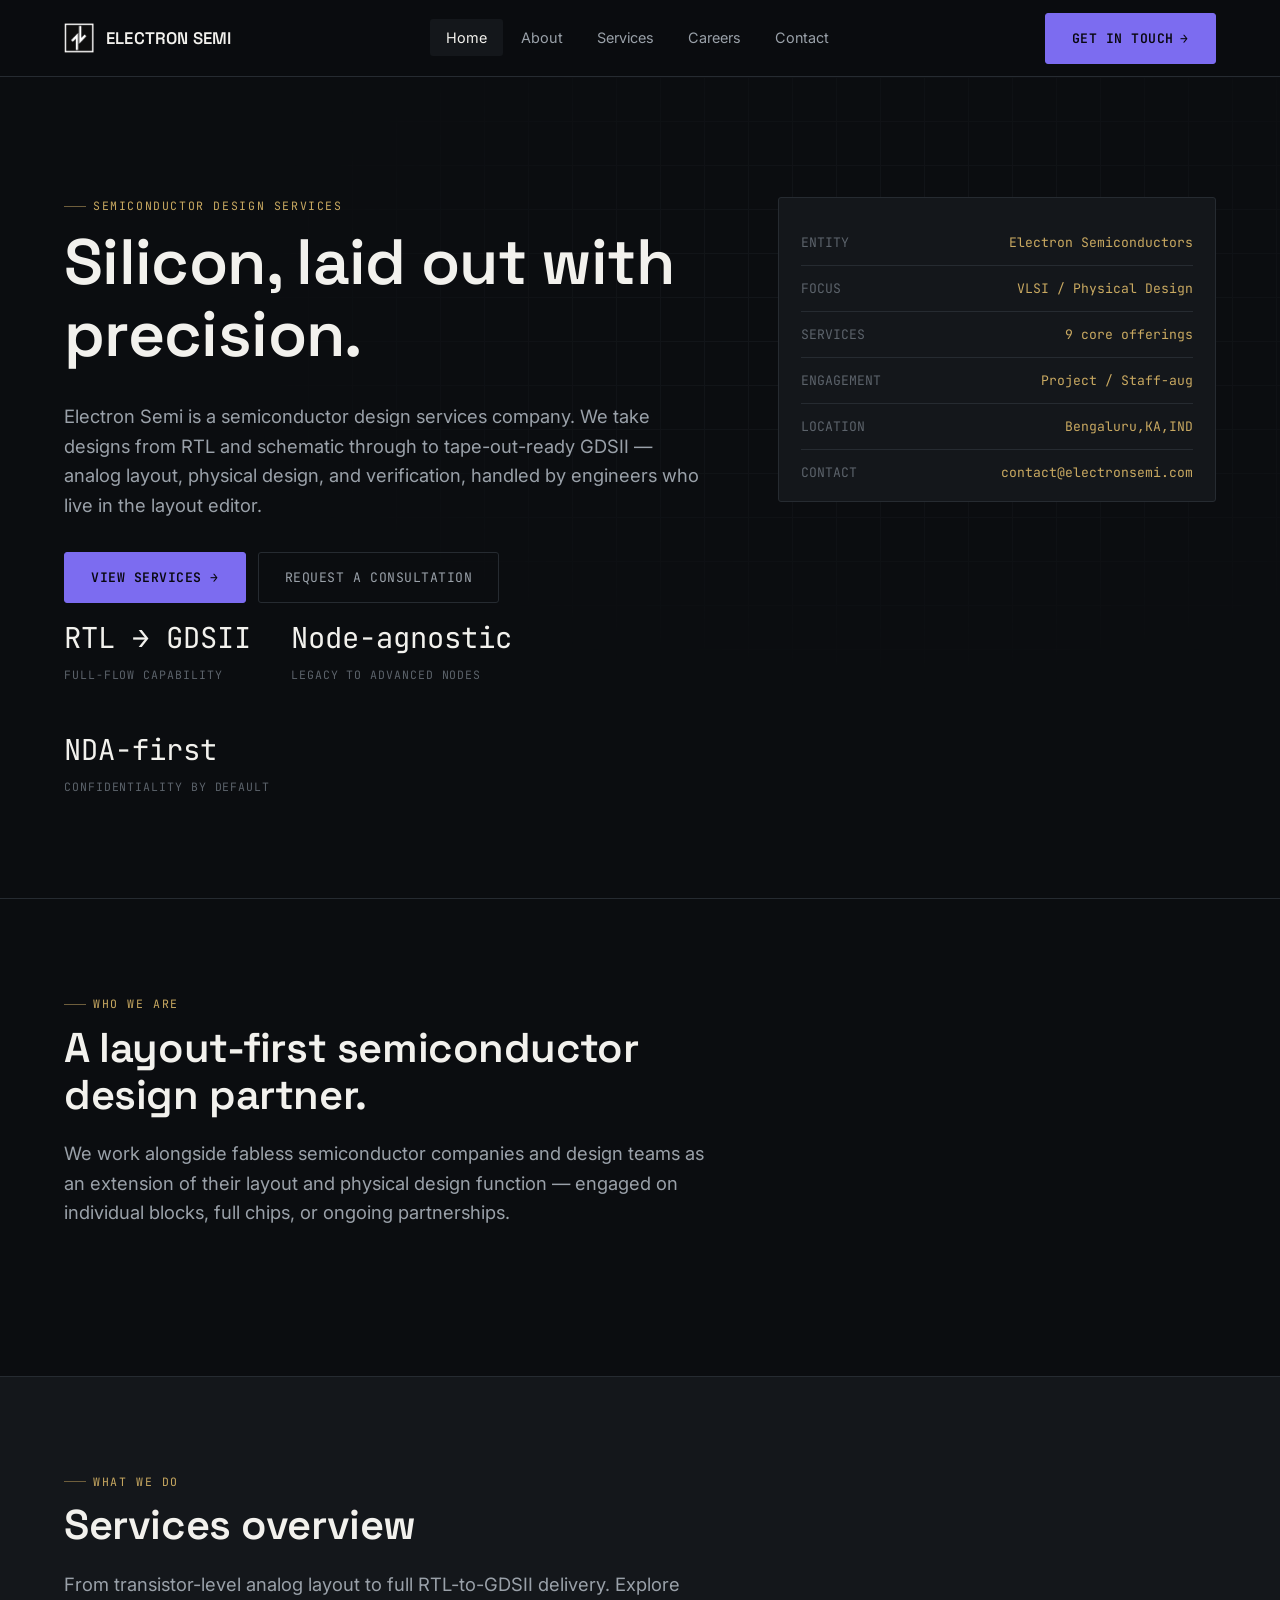
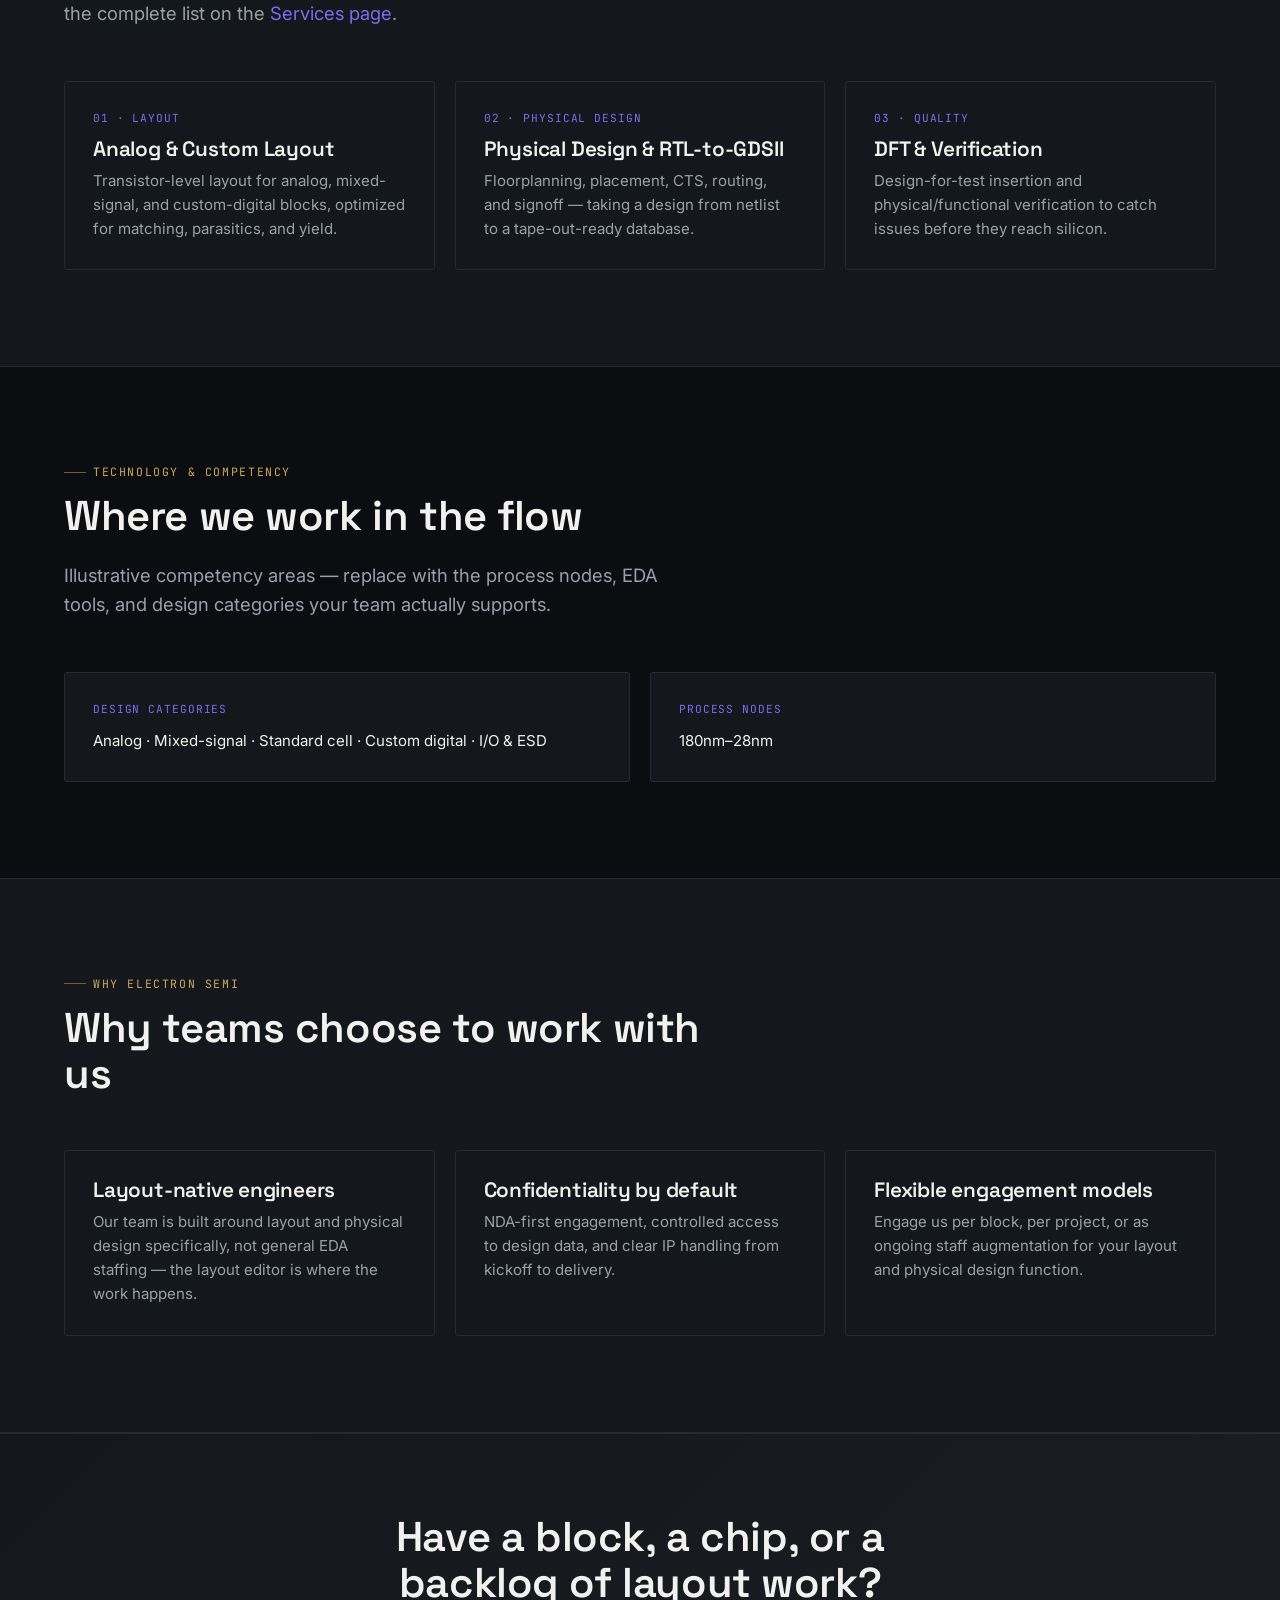
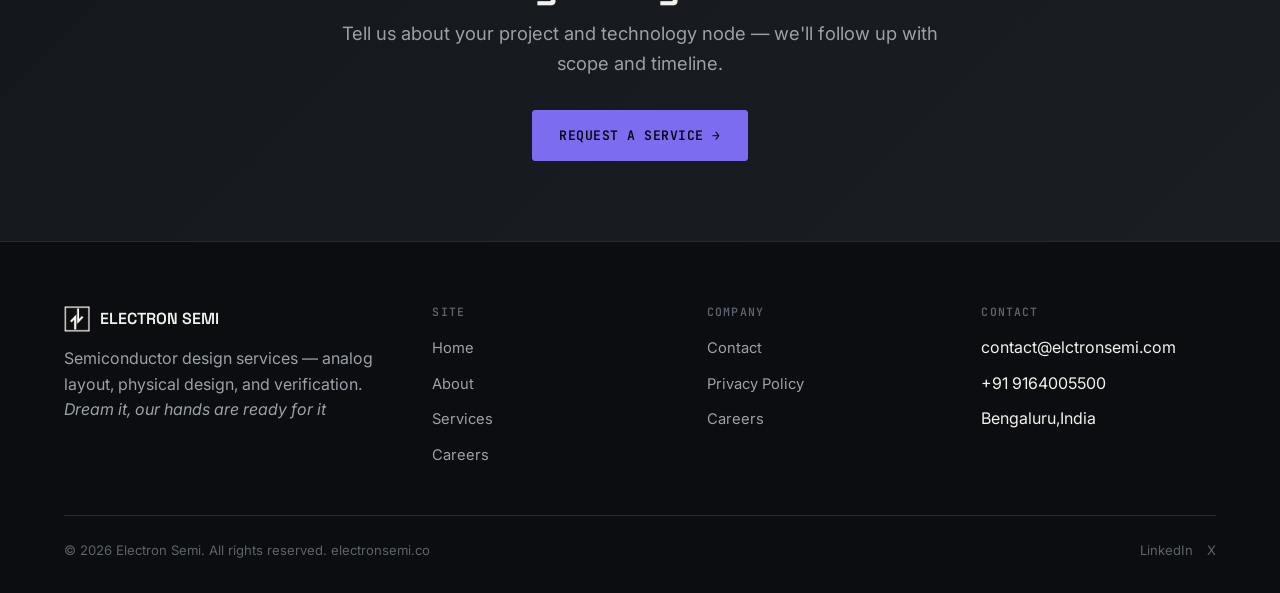
<file: index.html>
<!DOCTYPE html>
<html lang="en">
<head>
<meta charset="UTF-8">
<meta name="viewport" content="width=device-width, initial-scale=1.0">
<title>Electron Semi — Semiconductor & VLSI Design Services</title>
<meta name="description" content="Electron Semi is a semiconductor design services company specializing in analog layout, physical design, RTL to GDSII, DFT, and verification.">
<link rel="icon" href="assets/logo.jpeg">
<link rel="preconnect" href="https://fonts.googleapis.com">
<link href="https://fonts.googleapis.com/css2?family=Space+Grotesk:wght@500;600;700&family=Inter:wght@400;500;600&family=JetBrains+Mono:wght@400;500&display=swap" rel="stylesheet">
<link rel="stylesheet" href="css/style.css">
</head>
<body>
<a class="skip-link" href="#main">Skip to content</a>

<!-- ============================= NAV ============================= -->
<header class="nav">
  <div class="container">
    <a class="nav-brand" href="index.html">
      <img src="assets/logo.jpeg" alt="Electron Semi logo">
      <span>ELECTRON SEMI</span>
    </a>
    <nav aria-label="Primary">
      <ul class="nav-links">
        <li><a href="index.html">Home</a></li>
        <li><a href="about.html">About</a></li>
        <li><a href="services.html">Services</a></li>
        <li><a href="careers.html">Careers</a></li>
        <li><a href="contact.html">Contact</a></li>
      </ul>
    </nav>
    <div class="nav-cta">
      <a href="contact.html" class="btn btn-primary"><span class="long">Get in touch</span><span>→</span></a>
      <button class="nav-toggle" aria-label="Toggle menu" aria-expanded="false">☰</button>
    </div>
  </div>
</header>

<main id="main">

  <!-- ============================= HERO ============================= -->
  <section class="hero">
    <div class="wafer-grid" aria-hidden="true"></div>
    <div class="container hero-grid">
      <div>
        <div class="eyebrow">SEMICONDUCTOR DESIGN SERVICES</div>
        <h1>Silicon, laid out with precision.</h1>
        <p class="lede">Electron Semi is a semiconductor design services company. We take designs from RTL and schematic through to tape-out-ready GDSII — analog layout, physical design, and verification, handled by engineers who live in the layout editor.</p>
        <div class="hero-actions">
          <a href="services.html" class="btn btn-primary">View services →</a>
          <a href="contact.html" class="btn btn-ghost">Request a consultation</a>
        </div>
        <div class="stat-row">
          <div class="stat"><span class="n">RTL → GDSII</span><span class="l">Full-flow capability</span></div>
          <div class="stat"><span class="n">Node-agnostic</span><span class="l">Legacy to advanced nodes</span></div>
          <div class="stat"><span class="n">NDA-first</span><span class="l">Confidentiality by default</span></div>
        </div>
      </div>
      <div class="spec-card mono" aria-label="Company snapshot">
        <div class="spec-row"><span class="k">ENTITY</span><span class="v">Electron Semiconductors</span></div>
        <div class="spec-row"><span class="k">FOCUS</span><span class="v">VLSI / Physical Design</span></div>
        <div class="spec-row"><span class="k">SERVICES</span><span class="v">9 core offerings</span></div>
        <div class="spec-row"><span class="k">ENGAGEMENT</span><span class="v">Project / Staff-aug</span></div>
        <div class="spec-row"><span class="k">LOCATION</span><span class="v">Bengaluru,KA,IND</span></div>
        <div class="spec-row"><span class="k">CONTACT</span><span class="v">contact@electronsemi.com</span></div>
      </div>
    </div>
  </section>

  <!-- ============================= INTRO ============================= -->
  <section class="section">
    <div class="container">
      <div class="section-head">
        <div class="eyebrow">WHO WE ARE</div>
        <h2>A layout-first semiconductor design partner.</h2>
        <p class="lede mt-0">We work alongside fabless semiconductor companies and design teams as an extension of their layout and physical design function — engaged on individual blocks, full chips, or ongoing partnerships.</p>
      </div>
      <!--<div class="placeholder-note">
        PLACEHOLDER — This description is illustrative starter copy. Replace with your company's real history, focus areas, and positioning before publishing.
      </div>-->
    </div>
  </section>

  <!-- ============================= SERVICES OVERVIEW ============================= -->
  <section class="section section--alt">
    <div class="container">
      <div class="section-head">
        <div class="eyebrow">WHAT WE DO</div>
        <h2>Services overview</h2>
        <p class="lede mt-0">From transistor-level analog layout to full RTL-to-GDSII delivery. Explore the complete list on the <a href="services.html" style="color:var(--violet)">Services page</a>.</p>
      </div>
      <div class="grid grid-3">
        <div class="card">
          <span class="tag">01 · Layout</span>
          <h3>Analog & Custom Layout</h3>
          <p>Transistor-level layout for analog, mixed-signal, and custom-digital blocks, optimized for matching, parasitics, and yield.</p>
        </div>
        <div class="card">
          <span class="tag">02 · Physical Design</span>
          <h3>Physical Design & RTL-to-GDSII</h3>
          <p>Floorplanning, placement, CTS, routing, and signoff — taking a design from netlist to a tape-out-ready database.</p>
        </div>
        <div class="card">
          <span class="tag">03 · Quality</span>
          <h3>DFT & Verification</h3>
          <p>Design-for-test insertion and physical/functional verification to catch issues before they reach silicon.</p>
        </div>
      </div>
    </div>
  </section>

  <!-- ============================= COMPETENCY ============================= -->
  <section class="section">
    <div class="container">
      <div class="section-head">
        <div class="eyebrow">TECHNOLOGY & COMPETENCY</div>
        <h2>Where we work in the flow</h2>
        <p class="lede mt-0">Illustrative competency areas — replace with the process nodes, EDA tools, and design categories your team actually supports.</p>
      </div>
      <!--<div class="placeholder-note">
        PLACEHOLDER — Do not publish specific process-node or EDA-tool claims unless accurate; replace this table with your team's verified capabilities.
      </div>-->
      <div class="grid grid-2">
        <div class="card">
          <span class="tag">Design categories</span>
          <p style="color:var(--text)">Analog · Mixed-signal · Standard cell · Custom digital · I/O & ESD </p>
        </div>
        <div class="card">
          <span class="tag">Process nodes</span>
          <p style="color:var(--text)">180nm–28nm</p>
        </div>
      </div>
    </div>
  </section>

  <!-- ============================= WHY CHOOSE US ============================= -->
  <section class="section section--alt">
    <div class="container">
      <div class="section-head">
        <div class="eyebrow">WHY ELECTRON SEMI</div>
        <h2>Why teams choose to work with us</h2>
      </div>
      <div class="grid grid-3">
        <div class="card">
          <h3>Layout-native engineers</h3>
          <p>Our team is built around layout and physical design specifically, not general EDA staffing — the layout editor is where the work happens.</p>
        </div>
        <div class="card">
          <h3>Confidentiality by default</h3>
          <p>NDA-first engagement, controlled access to design data, and clear IP handling from kickoff to delivery.</p>
        </div>
        <div class="card">
          <h3>Flexible engagement models</h3>
          <p>Engage us per block, per project, or as ongoing staff augmentation for your layout and physical design function.</p>
        </div>
      </div>
      <!--<div class="placeholder-note" style="margin-top:24px">
        PLACEHOLDER — Do not claim specific certifications, named clients, office locations, employee counts, or awards unless true; replace or remove before publishing.
      </div>-->
    </div>
  </section>

  <!-- ============================= CTA ============================= -->
  <section class="cta-band">
    <div class="container">
      <h2>Have a block, a chip, or a backlog of layout work?</h2>
      <p class="lede">Tell us about your project and technology node — we'll follow up with scope and timeline.</p>
      <a href="contact.html" class="btn btn-primary">Request a service →</a>
    </div>
  </section>

</main>

<!-- ============================= FOOTER ============================= -->
<footer class="footer">
  <div class="container">
    <div class="footer-grid">
      <div>
        <div class="footer-brand">
          <img src="assets/logo.jpeg" alt="Electron Semi logo">
          <span>ELECTRON SEMI</span>
        </div>
        <p style="max-width:32ch">Semiconductor design services — analog layout, physical design, and verification. <i>Dream it, our hands are ready for it</i></p>
      </div>
      <div>
        <h4>Site</h4>
        <ul class="footer-links">
          <li><a href="index.html">Home</a></li>
          <li><a href="about.html">About</a></li>
          <li><a href="services.html">Services</a></li>
          <li><a href="careers.html">Careers</a></li>
        </ul>
      </div>
      <div>
        <h4>Company</h4>
        <ul class="footer-links">
          <li><a href="contact.html">Contact</a></li>
          <li><a href="privacy.html">Privacy Policy</a></li>
          <li><a href="careers.html">Careers</a></li>
        </ul>
      </div>
      <div>
        <h4>Contact</h4>
        <ul class="footer-links">
          <li> contact@elctronsemi.com </li>
          <li> +91 9164005500 </li>
          <li> Bengaluru,India</li>
        </ul>
      </div>
    </div>
    <div class="footer-bottom">
      <span>© <span id="year"></span> Electron Semi. All rights reserved. electronsemi.co </span>
      <div class="social-row">
        <a href="#" aria-label="LinkedIn">LinkedIn</a>
        <a href="#" aria-label="Twitter / X">X</a>
      </div>
    </div>
  </div>
</footer>

<script src="js/script.js"></script>
<script>document.getElementById('year').textContent = new Date().getFullYear();</script>
</body>
</html>
</file>
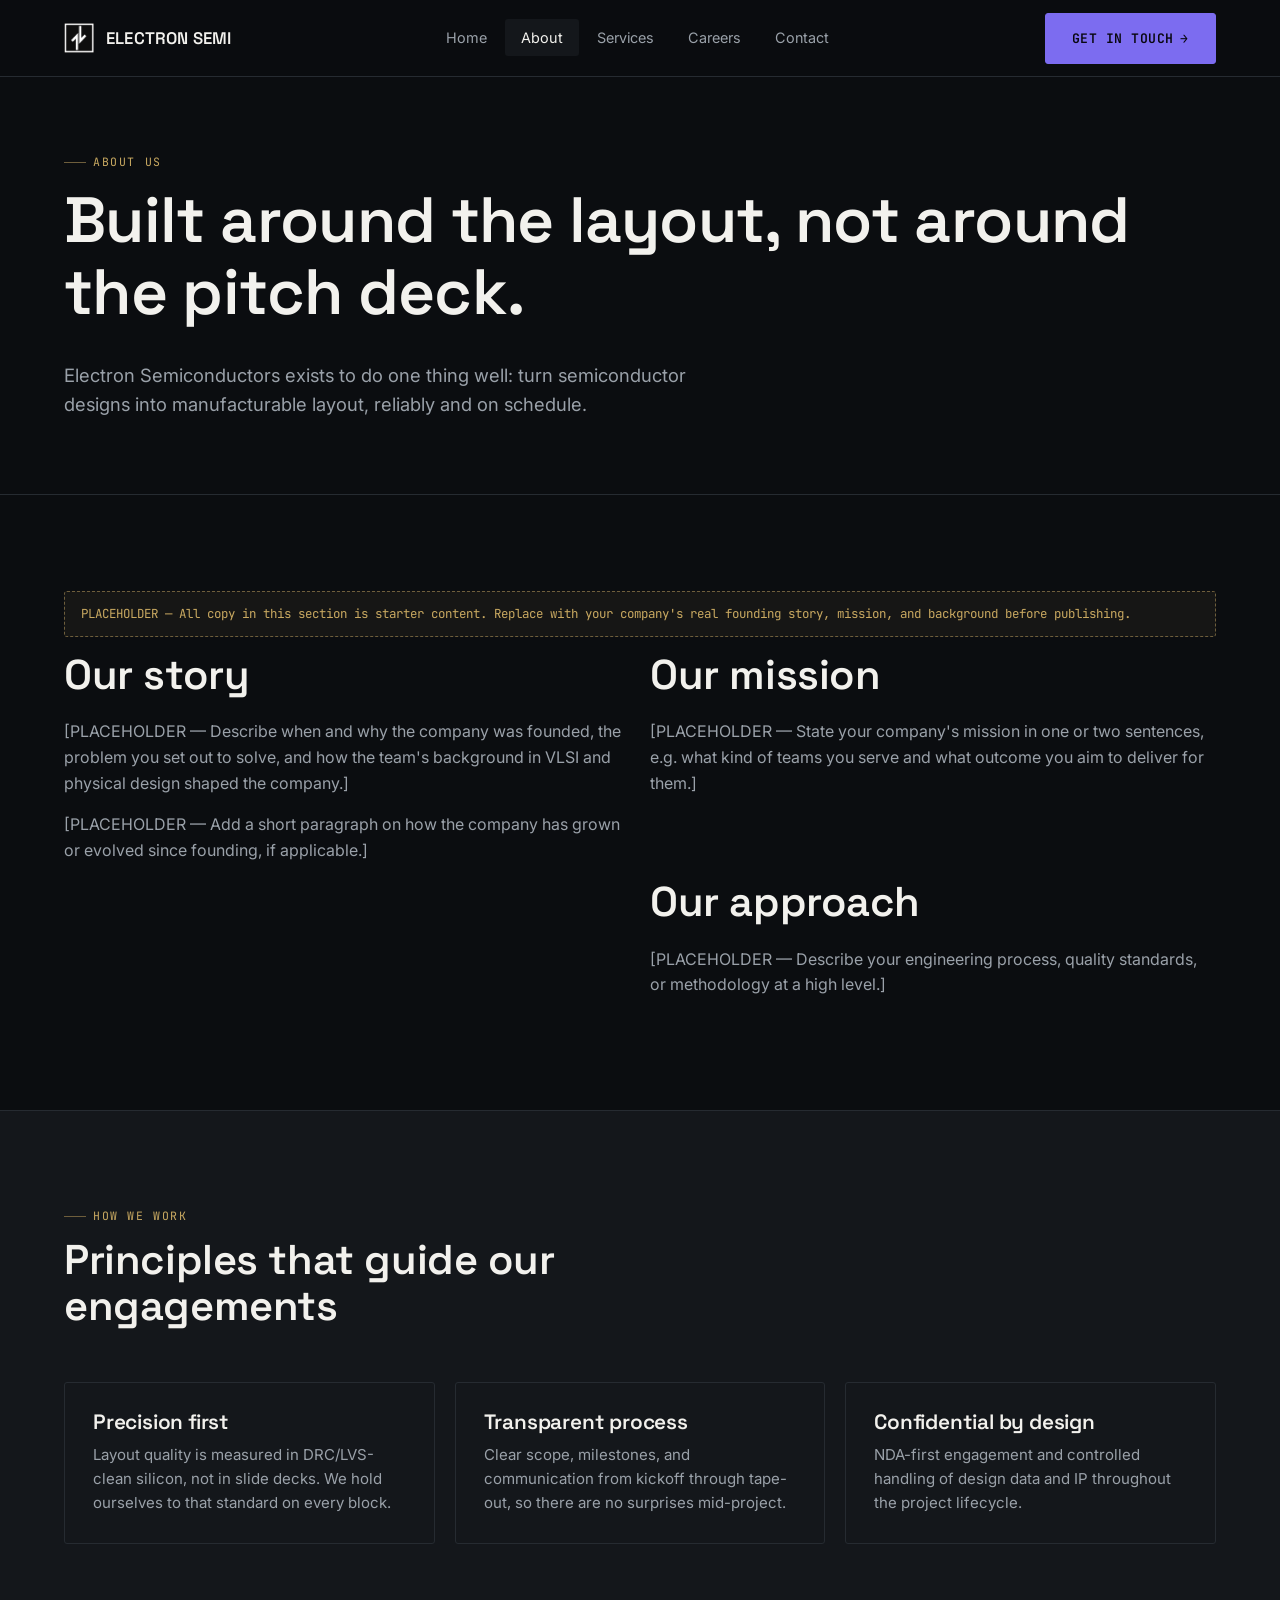
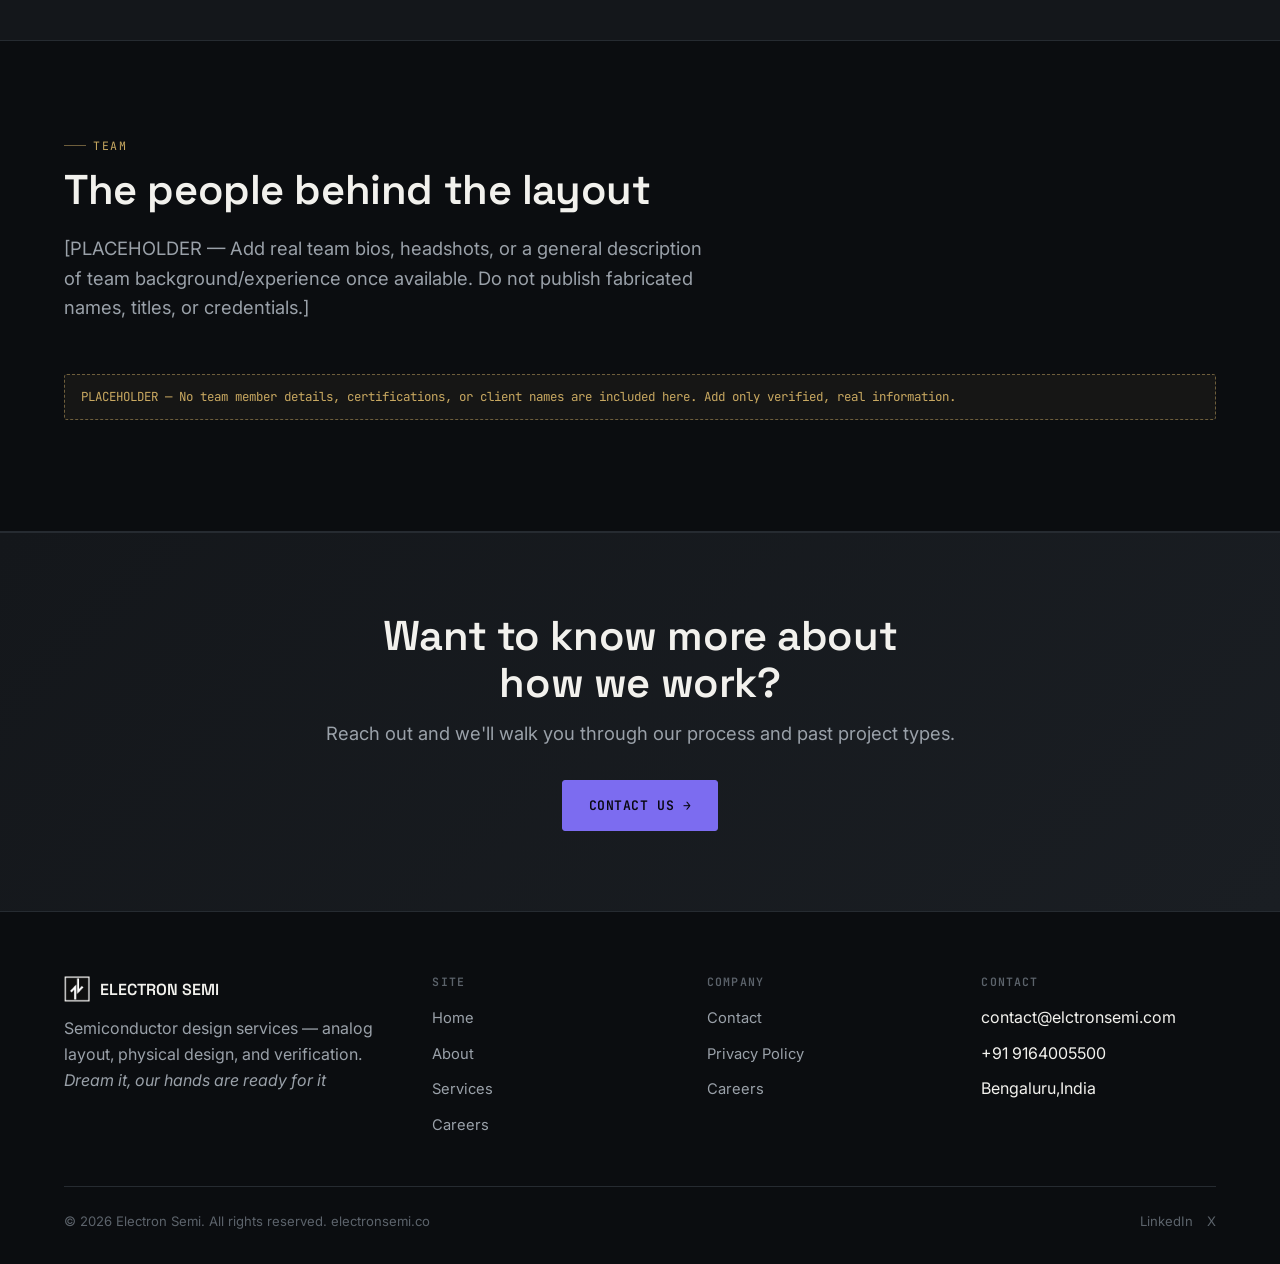
<file: about.html>
<!DOCTYPE html>
<html lang="en">
<head>
<meta charset="UTF-8">
<meta name="viewport" content="width=device-width, initial-scale=1.0">
<title>About Us — Electron Semi</title>
<meta name="description" content="Learn about Electron Semi, a semiconductor design services company focused on layout and physical design.">
<link rel="icon" href="assets/logo.jpeg">
<link rel="preconnect" href="https://fonts.googleapis.com">
<link href="https://fonts.googleapis.com/css2?family=Space+Grotesk:wght@500;600;700&family=Inter:wght@400;500;600&family=JetBrains+Mono:wght@400;500&display=swap" rel="stylesheet">
<link rel="stylesheet" href="css/style.css">
</head>
<body>
<a class="skip-link" href="#main">Skip to content</a>

<header class="nav">
  <div class="container">
    <a class="nav-brand" href="index.html">
      <img src="assets/logo.jpeg" alt="Electron Semi logo">
      <span>ELECTRON SEMI</span>
    </a>
    <nav aria-label="Primary">
      <ul class="nav-links">
        <li><a href="index.html">Home</a></li>
        <li><a href="about.html">About</a></li>
        <li><a href="services.html">Services</a></li>
        <li><a href="careers.html">Careers</a></li>
        <li><a href="contact.html">Contact</a></li>
      </ul>
    </nav>
    <div class="nav-cta">
      <a href="contact.html" class="btn btn-primary"><span class="long">Get in touch</span><span>→</span></a>
      <button class="nav-toggle" aria-label="Toggle menu" aria-expanded="false">☰</button>
    </div>
  </div>
</header>

<main id="main">

  <section class="page-hero">
    <div class="container">
      <div class="eyebrow">ABOUT US</div>
      <h1>Built around the layout, not around the pitch deck.</h1>
      <p class="lede">Electron Semiconductors exists to do one thing well: turn semiconductor designs into manufacturable layout, reliably and on schedule.</p>
    </div>
  </section>

  <section class="section">
    <div class="container">
      <div class="placeholder-note">
        PLACEHOLDER — All copy in this section is starter content. Replace with your company's real founding story, mission, and background before publishing.
      </div>
      <div class="grid grid-2">
        <div>
          <h2>Our story</h2>
          <p>[PLACEHOLDER — Describe when and why the company was founded, the problem you set out to solve, and how the team's background in VLSI and physical design shaped the company.]</p>
          <p>[PLACEHOLDER — Add a short paragraph on how the company has grown or evolved since founding, if applicable.]</p>
        </div>
        <div>
          <h2>Our mission</h2>
          <p>[PLACEHOLDER — State your company's mission in one or two sentences, e.g. what kind of teams you serve and what outcome you aim to deliver for them.]</p>
          <h2 style="margin-top:2em">Our approach</h2>
          <p>[PLACEHOLDER — Describe your engineering process, quality standards, or methodology at a high level.]</p>
        </div>
      </div>
    </div>
  </section>

  <section class="section section--alt">
    <div class="container">
      <div class="section-head">
        <div class="eyebrow">HOW WE WORK</div>
        <h2>Principles that guide our engagements</h2>
      </div>
      <div class="grid grid-3">
        <div class="card">
          <h3>Precision first</h3>
          <p>Layout quality is measured in DRC/LVS-clean silicon, not in slide decks. We hold ourselves to that standard on every block.</p>
        </div>
        <div class="card">
          <h3>Transparent process</h3>
          <p>Clear scope, milestones, and communication from kickoff through tape-out, so there are no surprises mid-project.</p>
        </div>
        <div class="card">
          <h3>Confidential by design</h3>
          <p>NDA-first engagement and controlled handling of design data and IP throughout the project lifecycle.</p>
        </div>
      </div>
    </div>
  </section>

  <section class="section">
    <div class="container">
      <div class="section-head">
        <div class="eyebrow">TEAM</div>
        <h2>The people behind the layout</h2>
        <p class="lede mt-0">[PLACEHOLDER — Add real team bios, headshots, or a general description of team background/experience once available. Do not publish fabricated names, titles, or credentials.]</p>
      </div>
      <div class="placeholder-note">
        PLACEHOLDER — No team member details, certifications, or client names are included here. Add only verified, real information.
      </div>
    </div>
  </section>

  <section class="cta-band">
    <div class="container">
      <h2>Want to know more about how we work?</h2>
      <p class="lede">Reach out and we'll walk you through our process and past project types.</p>
      <a href="contact.html" class="btn btn-primary">Contact us →</a>
    </div>
  </section>

</main>

<footer class="footer">
  <div class="container">
    <div class="footer-grid">
      <div>
        <div class="footer-brand">
          <img src="assets/logo.jpeg" alt="Electron Semi logo">
          <span>ELECTRON SEMI</span>
        </div>
        <p style="max-width:32ch">Semiconductor design services — analog layout, physical design, and verification. <i>Dream it, our hands are ready for it</i></p>
      </div>
      <div>
        <h4>Site</h4>
        <ul class="footer-links">
          <li><a href="index.html">Home</a></li>
          <li><a href="about.html">About</a></li>
          <li><a href="services.html">Services</a></li>
          <li><a href="careers.html">Careers</a></li>
        </ul>
      </div>
      <div>
        <h4>Company</h4>
        <ul class="footer-links">
          <li><a href="contact.html">Contact</a></li>
          <li><a href="privacy.html">Privacy Policy</a></li>
          <li><a href="careers.html">Careers</a></li>
        </ul>
      </div>
      <div>
        <h4>Contact</h4>
        <ul class="footer-links">
          <li> contact@elctronsemi.com </li>
          <li> +91 9164005500 </li>
          <li> Bengaluru,India</li>
        </ul>
      </div>
    </div>
    <div class="footer-bottom">
      <span>© <span id="year"></span> Electron Semi. All rights reserved. electronsemi.co </span>
      <div class="social-row">
        <a href="#" aria-label="LinkedIn">LinkedIn</a>
        <a href="#" aria-label="Twitter / X">X</a>
      </div>
    </div>
  </div>
</footer>

<script src="js/script.js"></script>
<script>document.getElementById('year').textContent = new Date().getFullYear();</script>
</body>
</html>
</file>
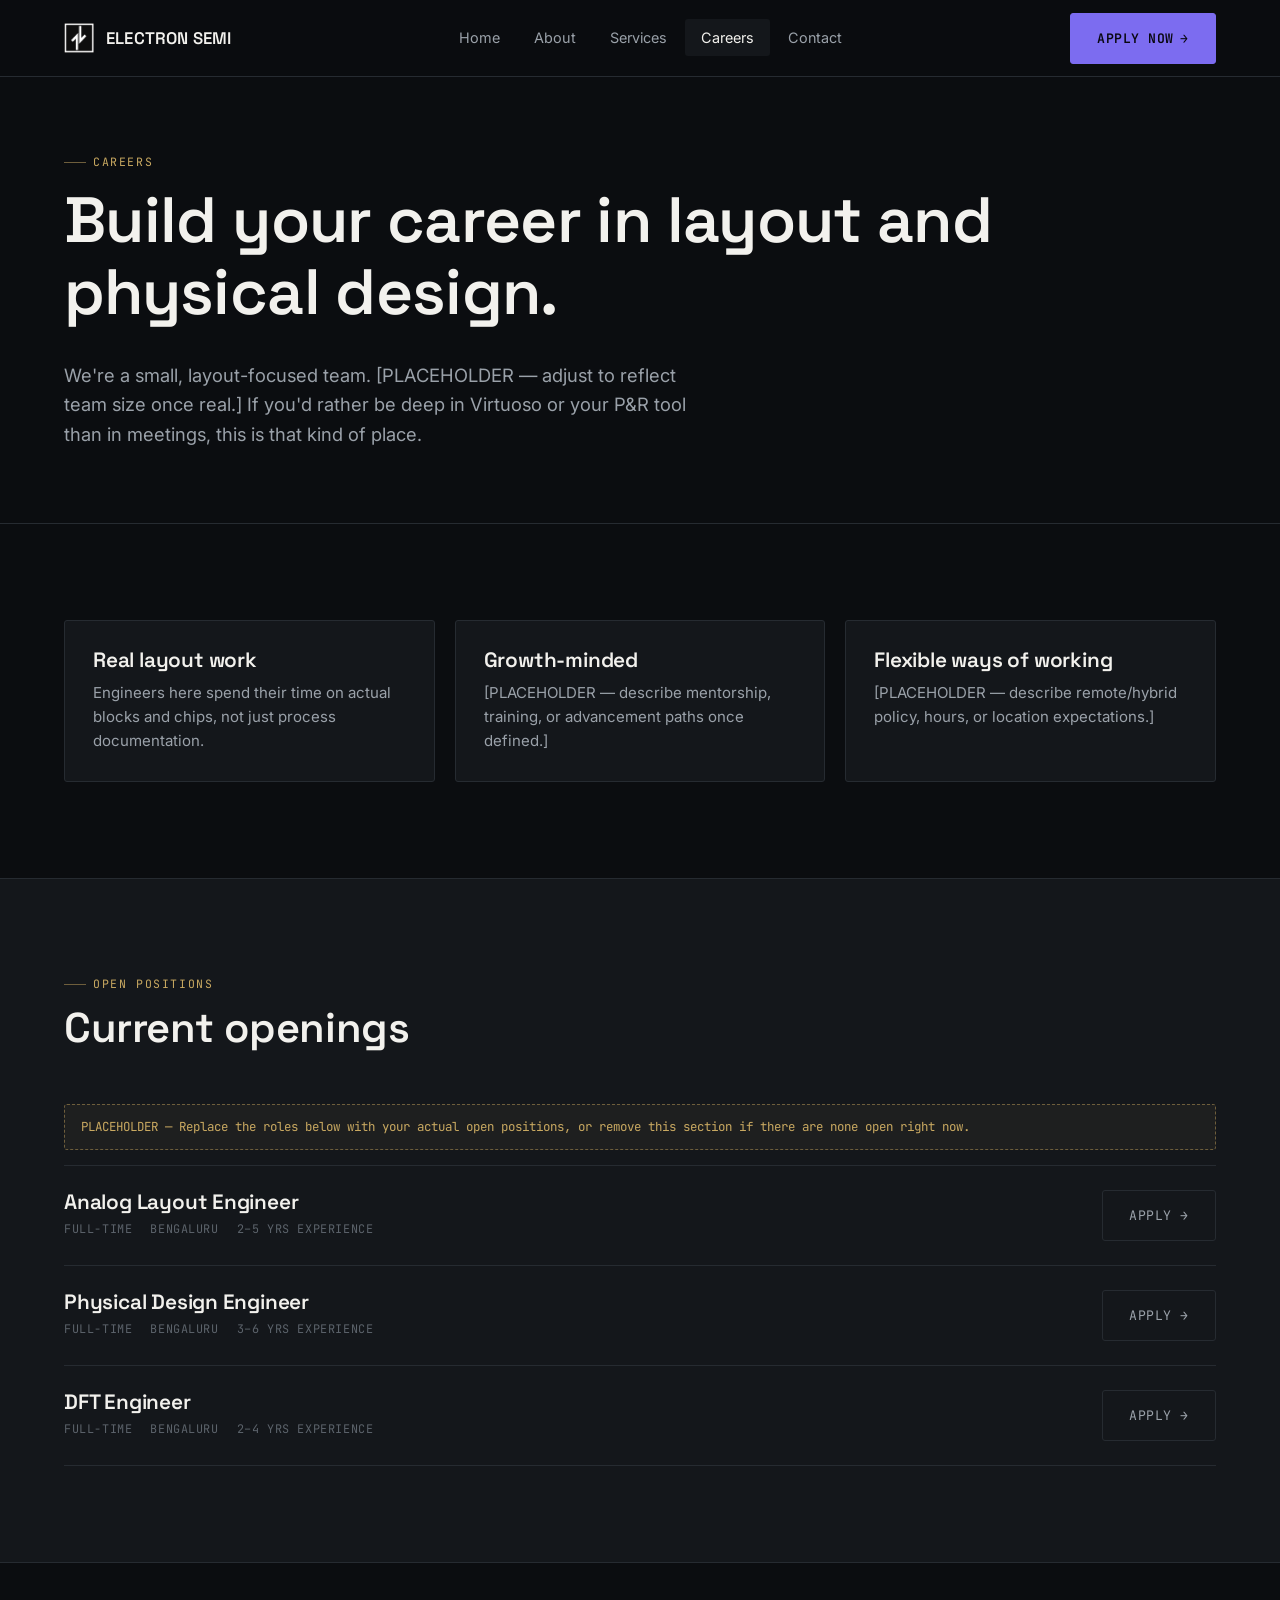
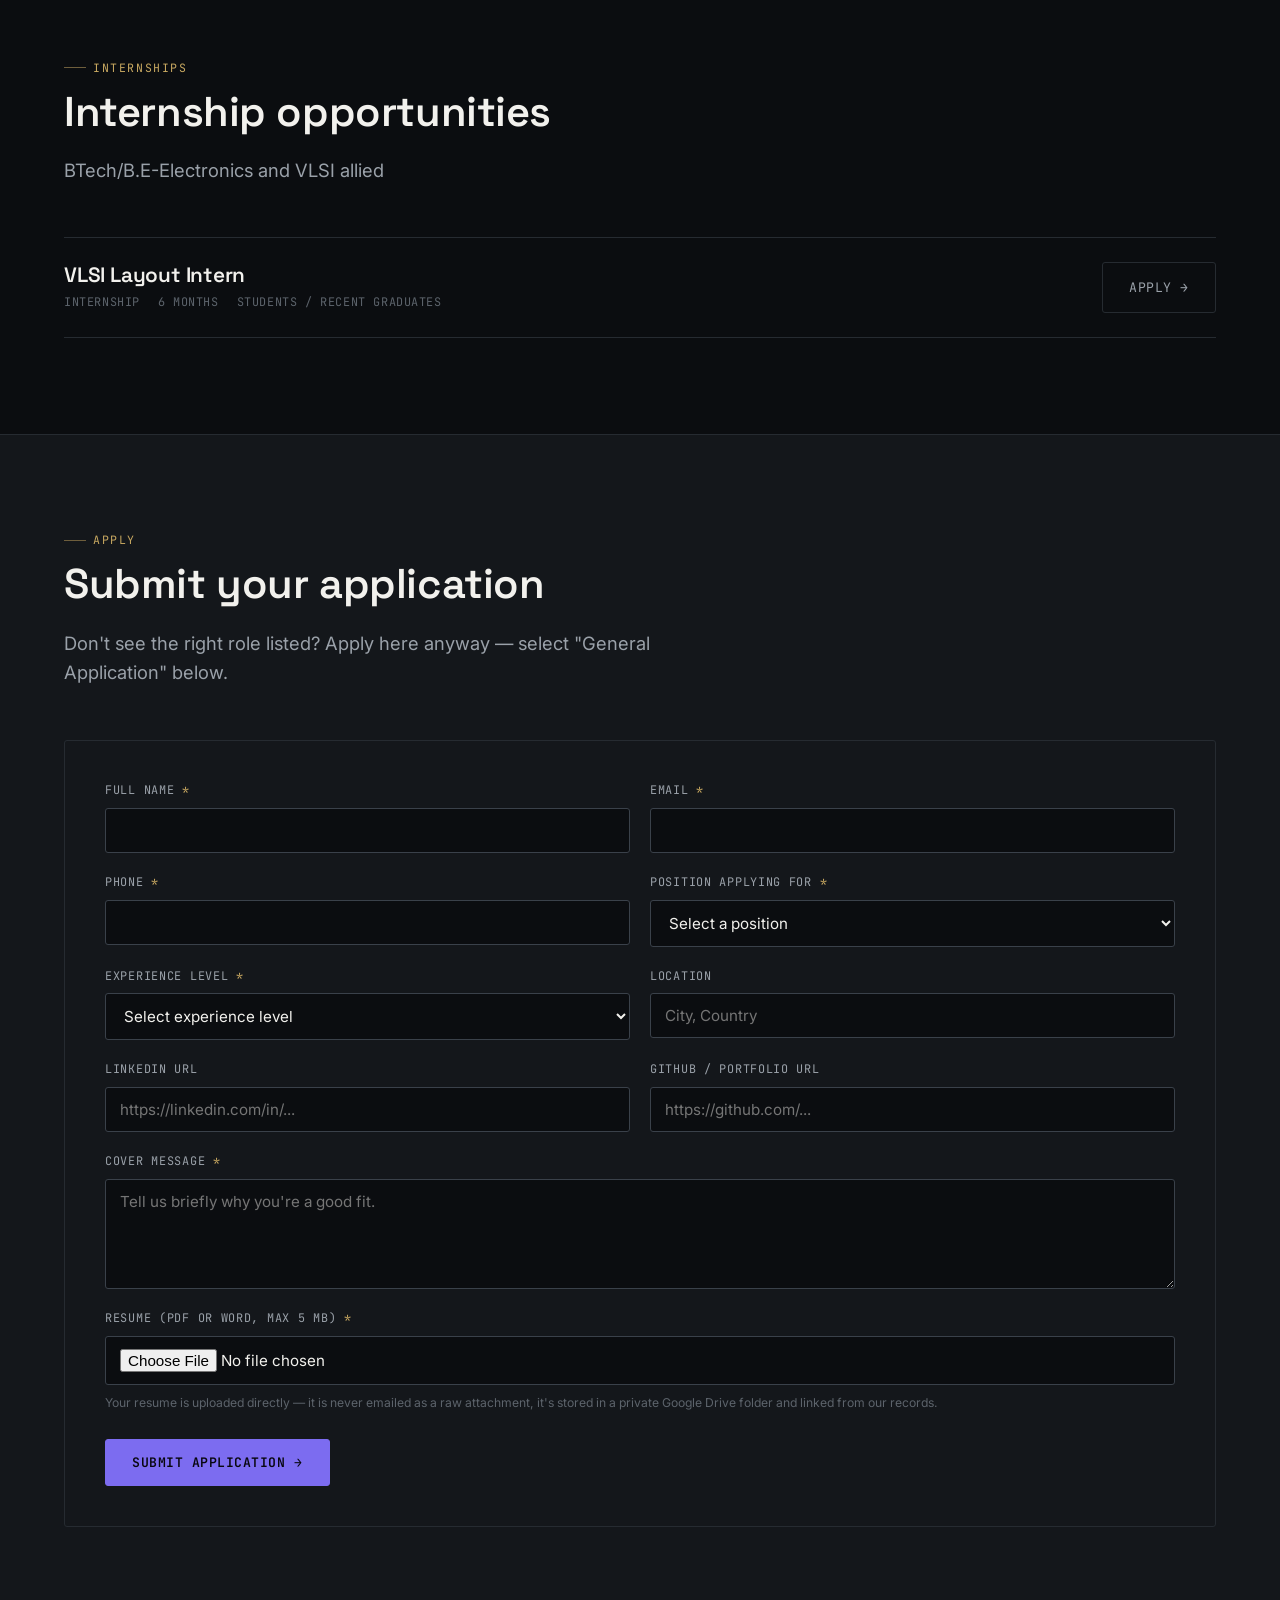
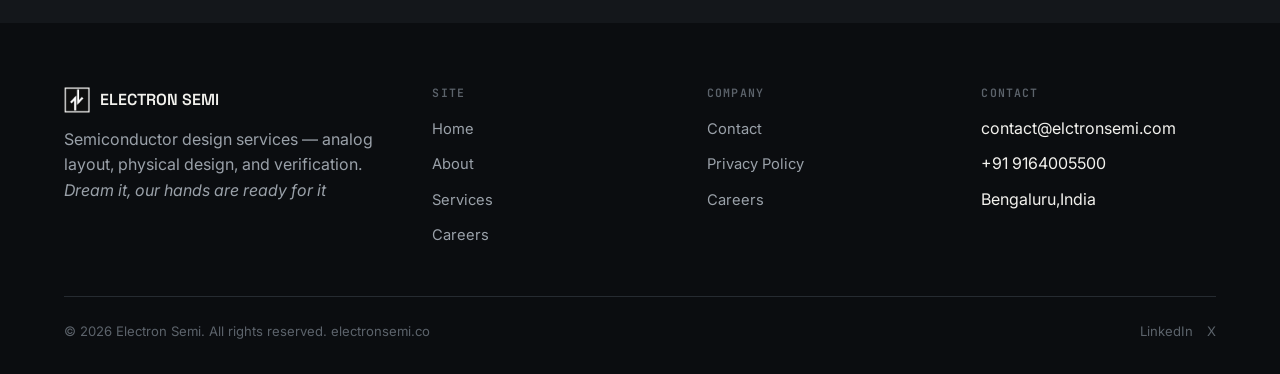
<file: careers.html>
<!DOCTYPE html>
<html lang="en">
<head>
<meta charset="UTF-8">
<meta name="viewport" content="width=device-width, initial-scale=1.0">
<title>Careers — Electron Semi</title>
<meta name="description" content="Join Electron Semi. Explore open positions, internships, and general applications in semiconductor layout and physical design.">
<link rel="icon" href="assets/logo.jpeg">
<link rel="preconnect" href="https://fonts.googleapis.com">
<link href="https://fonts.googleapis.com/css2?family=Space+Grotesk:wght@500;600;700&family=Inter:wght@400;500;600&family=JetBrains+Mono:wght@400;500&display=swap" rel="stylesheet">
<link rel="stylesheet" href="css/style.css">
</head>
<body>
<a class="skip-link" href="#main">Skip to content</a>

<header class="nav">
  <div class="container">
    <a class="nav-brand" href="index.html">
      <img src="assets/logo.jpeg" alt="Electron Semi logo">
      <span>ELECTRON SEMI</span>
    </a>
    <nav aria-label="Primary">
      <ul class="nav-links">
        <li><a href="index.html">Home</a></li>
        <li><a href="about.html">About</a></li>
        <li><a href="services.html">Services</a></li>
        <li><a href="careers.html">Careers</a></li>
        <li><a href="contact.html">Contact</a></li>
      </ul>
    </nav>
    <div class="nav-cta">
      <a href="#apply" class="btn btn-primary"><span class="long">Apply now</span><span>→</span></a>
      <button class="nav-toggle" aria-label="Toggle menu" aria-expanded="false">☰</button>
    </div>
  </div>
</header>

<main id="main">

  <section class="page-hero">
    <div class="container">
      <div class="eyebrow">CAREERS</div>
      <h1>Build your career in layout and physical design.</h1>
      <p class="lede">We're a small, layout-focused team. [PLACEHOLDER — adjust to reflect team size once real.] If you'd rather be deep in Virtuoso or your P&R tool than in meetings, this is that kind of place.</p>
    </div>
  </section>

  <!-- ============================= WHY WORK HERE ============================= -->
  <section class="section">
    <div class="container">
      <div class="grid grid-3">
        <div class="card">
          <h3>Real layout work</h3>
          <p>Engineers here spend their time on actual blocks and chips, not just process documentation.</p>
        </div>
        <div class="card">
          <h3>Growth-minded</h3>
          <p>[PLACEHOLDER — describe mentorship, training, or advancement paths once defined.]</p>
        </div>
        <div class="card">
          <h3>Flexible ways of working</h3>
          <p>[PLACEHOLDER — describe remote/hybrid policy, hours, or location expectations.]</p>
        </div>
      </div>
    </div>
  </section>

  <!-- ============================= OPEN POSITIONS ============================= -->
  <section class="section section--alt">
    <div class="container">
      <div class="section-head">
        <div class="eyebrow">OPEN POSITIONS</div>
        <h2>Current openings</h2>
      </div>
      <div class="placeholder-note">
        PLACEHOLDER — Replace the roles below with your actual open positions, or remove this section if there are none open right now.
      </div>
      <div class="role-list">
        <div class="role-row">
          <div>
            <h3 style="margin-bottom:4px">Analog Layout Engineer</h3>
            <div class="meta"><span>Full-time</span><span>Bengaluru</span><span>2–5 yrs experience</span></div>
          </div>
          <a href="#apply" class="btn btn-ghost">Apply →</a>
        </div>
        <div class="role-row">
          <div>
            <h3 style="margin-bottom:4px">Physical Design Engineer</h3>
            <div class="meta"><span>Full-time</span><span>Bengaluru</span><span>3–6 yrs experience</span></div>
          </div>
          <a href="#apply" class="btn btn-ghost">Apply →</a>
        </div>
        <div class="role-row">
          <div>
            <h3 style="margin-bottom:4px">DFT Engineer</h3>
            <div class="meta"><span>Full-time</span><span>Bengaluru</span><span>2–4 yrs experience</span></div>
          </div>
          <a href="#apply" class="btn btn-ghost">Apply →</a>
        </div>
      </div>
    </div>
  </section>

  <!-- ============================= INTERNSHIPS ============================= -->
  <section class="section">
    <div class="container">
      <div class="section-head">
        <div class="eyebrow">INTERNSHIPS</div>
        <h2>Internship opportunities</h2>
        <p class="lede mt-0">BTech/B.E-Electronics and VLSI allied</p>
      </div>
      <div class="role-list">
        <div class="role-row">
          <div>
            <h3 style="margin-bottom:4px">VLSI Layout Intern</h3>
            <div class="meta"><span>Internship</span><span>6 Months</span><span>Students / recent graduates</span></div>
          </div>
          <a href="#apply" class="btn btn-ghost">Apply →</a>
        </div>
      </div>
    </div>
  </section>

  <!-- ============================= APPLICATION FORM ============================= -->
  <section class="section section--alt" id="apply">
    <div class="container">
      <div class="section-head">
        <div class="eyebrow">APPLY</div>
        <h2>Submit your application</h2>
        <p class="lede mt-0">Don't see the right role listed? Apply here anyway — select "General Application" below.</p>
      </div>

      <div class="form-wrap">
        <form data-es-form="career" novalidate>
          <div class="hp-field" aria-hidden="true">
            <label for="job-website">Leave this field empty</label>
            <input type="text" id="job-website" name="website" tabindex="-1" autocomplete="off">
          </div>

          <div class="form-grid">
            <div class="field">
              <label for="job-name">Full name <span class="req">*</span></label>
              <input type="text" id="job-name" name="fullName" required autocomplete="name">
            </div>
            <div class="field">
              <label for="job-email">Email <span class="req">*</span></label>
              <input type="email" id="job-email" name="email" required autocomplete="email">
            </div>
            <div class="field">
              <label for="job-phone">Phone <span class="req">*</span></label>
              <input type="tel" id="job-phone" name="phone" required autocomplete="tel">
            </div>
            <div class="field">
              <label for="job-position">Position applying for <span class="req">*</span></label>
              <select id="job-position" name="position" required>
                <option value="" disabled selected>Select a position</option>
                <option>Analog Layout Engineer</option>
                <option>Physical Design Engineer</option>
                <option>DFT Engineer</option>
                <option>VLSI Layout Intern</option>
                <option>General Application</option>
              </select>
            </div>
            <div class="field">
              <label for="job-exp">Experience level <span class="req">*</span></label>
              <select id="job-exp" name="experienceLevel" required>
                <option value="" disabled selected>Select experience level</option>
                <option>Student / Intern</option>
                <option>0–2 years</option>
                <option>2–5 years</option>
                <option>5–10 years</option>
                <option>10+ years</option>
              </select>
            </div>
            <div class="field">
              <label for="job-location">Location</label>
              <input type="text" id="job-location" name="location" placeholder="City, Country">
            </div>
            <div class="field">
              <label for="job-linkedin">LinkedIn URL</label>
              <input type="url" id="job-linkedin" name="linkedinUrl" placeholder="https://linkedin.com/in/...">
            </div>
            <div class="field">
              <label for="job-portfolio">GitHub / Portfolio URL</label>
              <input type="url" id="job-portfolio" name="portfolioUrl" placeholder="https://github.com/...">
            </div>
            <div class="field full">
              <label for="job-cover">Cover message <span class="req">*</span></label>
              <textarea id="job-cover" name="coverMessage" required placeholder="Tell us briefly why you're a good fit."></textarea>
            </div>
            <div class="field full">
              <label for="job-resume">Resume (PDF or Word, max 5 MB) <span class="req">*</span></label>
              <input type="file" id="job-resume" name="resume" accept=".pdf,.doc,.docx" required>
              <small>Your resume is uploaded directly — it is never emailed as a raw attachment, it's stored in a private Google Drive folder and linked from our records.</small>
            </div>
          </div>

          <div class="form-actions">
            <button type="submit" class="btn btn-primary">Submit application →</button>
          </div>
          <div class="form-msg" role="status" aria-live="polite"></div>
        </form>
      </div>
    </div>
  </section>

</main>

<footer class="footer">
  <div class="container">
    <div class="footer-grid">
      <div>
        <div class="footer-brand">
          <img src="assets/logo.jpeg" alt="Electron Semi logo">
          <span>ELECTRON SEMI</span>
        </div>
        <p style="max-width:32ch">Semiconductor design services — analog layout, physical design, and verification. <i>Dream it, our hands are ready for it</i></p>
      </div>
      <div>
        <h4>Site</h4>
        <ul class="footer-links">
          <li><a href="index.html">Home</a></li>
          <li><a href="about.html">About</a></li>
          <li><a href="services.html">Services</a></li>
          <li><a href="careers.html">Careers</a></li>
        </ul>
      </div>
      <div>
        <h4>Company</h4>
        <ul class="footer-links">
          <li><a href="contact.html">Contact</a></li>
          <li><a href="privacy.html">Privacy Policy</a></li>
          <li><a href="careers.html">Careers</a></li>
        </ul>
      </div>
      <div>
        <h4>Contact</h4>
        <ul class="footer-links">
          <li> contact@elctronsemi.com </li>
          <li> +91 9164005500 </li>
          <li> Bengaluru,India</li>
        </ul>
      </div>
    </div>
    <div class="footer-bottom">
      <span>© <span id="year"></span> Electron Semi. All rights reserved. electronsemi.co </span>
      <div class="social-row">
        <a href="#" aria-label="LinkedIn">LinkedIn</a>
        <a href="#" aria-label="Twitter / X">X</a>
      </div>
    </div>
  </div>
</footer>

<script src="js/script.js"></script>
<script>document.getElementById('year').textContent = new Date().getFullYear();</script>
</body>
</html>
</file>
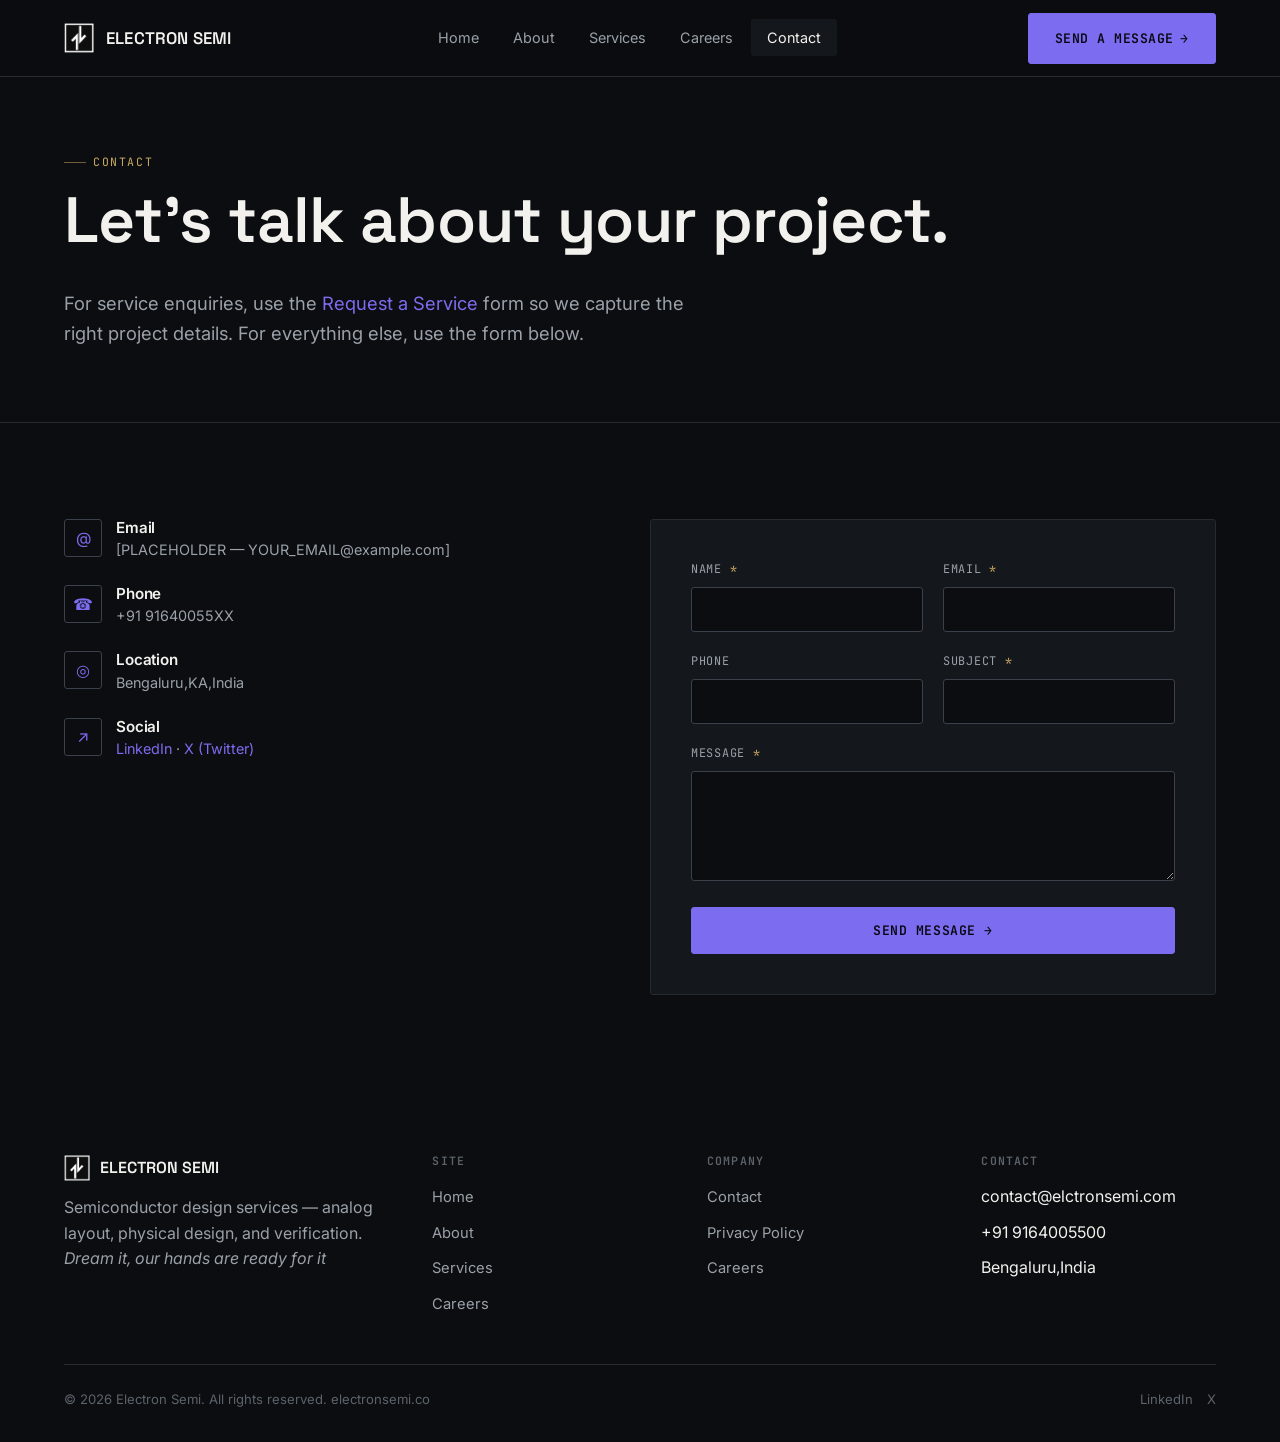
<file: contact.html>
<!DOCTYPE html>
<html lang="en">
<head>
<meta charset="UTF-8">
<meta name="viewport" content="width=device-width, initial-scale=1.0">
<title>Contact — Electron Semi</title>
<meta name="description" content="Get in touch with Electron Semi for semiconductor design services, project enquiries, or general questions.">
<link rel="icon" href="assets/logo.jpeg">
<link rel="preconnect" href="https://fonts.googleapis.com">
<link href="https://fonts.googleapis.com/css2?family=Space+Grotesk:wght@500;600;700&family=Inter:wght@400;500;600&family=JetBrains+Mono:wght@400;500&display=swap" rel="stylesheet">
<link rel="stylesheet" href="css/style.css">
</head>
<body>
<a class="skip-link" href="#main">Skip to content</a>

<header class="nav">
  <div class="container">
    <a class="nav-brand" href="index.html">
      <img src="assets/logo.jpeg" alt="Electron Semi logo">
      <span>ELECTRON SEMI</span>
    </a>
    <nav aria-label="Primary">
      <ul class="nav-links">
        <li><a href="index.html">Home</a></li>
        <li><a href="about.html">About</a></li>
        <li><a href="services.html">Services</a></li>
        <li><a href="careers.html">Careers</a></li>
        <li><a href="contact.html">Contact</a></li>
      </ul>
    </nav>
    <div class="nav-cta">
      <a href="#form" class="btn btn-primary"><span class="long">Send a message</span><span>→</span></a>
      <button class="nav-toggle" aria-label="Toggle menu" aria-expanded="false">☰</button>
    </div>
  </div>
</header>

<main id="main">

  <section class="page-hero">
    <div class="container">
      <div class="eyebrow">CONTACT</div>
      <h1>Let's talk about your project.</h1>
      <p class="lede">For service enquiries, use the <a href="services.html#enquiry" style="color:var(--violet)">Request a Service</a> form so we capture the right project details. For everything else, use the form below.</p>
    </div>
  </section>

  <section class="section">
    <div class="container grid grid-2" style="align-items:start">

      <div class="contact-info">
        <div class="item">
          <div class="icon">@</div>
          <div>
            <h4>Email</h4>
            <p>[PLACEHOLDER — YOUR_EMAIL@example.com]</p>
          </div>
        </div>
        <div class="item">
          <div class="icon">☎</div>
          <div>
            <h4>Phone</h4>
            <p>+91 91640055XX</p>
          </div>
        </div>
        <div class="item">
          <div class="icon">◎</div>
          <div>
            <h4>Location</h4>
            <p> Bengaluru,KA,India</p>
          </div>
        </div>
        <div class="item">
          <div class="icon">↗</div>
          <div>
            <h4>Social</h4>
            <p><a href="#" style="color:var(--violet)">LinkedIn</a> · <a href="#" style="color:var(--violet)">X (Twitter)</a> </p>
          </div>
        </div>
      </div>

      <div class="form-wrap" id="form">
        <form data-es-form="contact" novalidate>
          <div class="hp-field" aria-hidden="true">
            <label for="ct-website">Leave this field empty</label>
            <input type="text" id="ct-website" name="website" tabindex="-1" autocomplete="off">
          </div>

          <div class="form-grid">
            <div class="field">
              <label for="ct-name">Name <span class="req">*</span></label>
              <input type="text" id="ct-name" name="name" required autocomplete="name">
            </div>
            <div class="field">
              <label for="ct-email">Email <span class="req">*</span></label>
              <input type="email" id="ct-email" name="email" required autocomplete="email">
            </div>
            <div class="field">
              <label for="ct-phone">Phone</label>
              <input type="tel" id="ct-phone" name="phone" autocomplete="tel">
            </div>
            <div class="field">
              <label for="ct-subject">Subject <span class="req">*</span></label>
              <input type="text" id="ct-subject" name="subject" required>
            </div>
            <div class="field full">
              <label for="ct-message">Message <span class="req">*</span></label>
              <textarea id="ct-message" name="message" required></textarea>
            </div>
          </div>

          <div class="form-actions">
            <button type="submit" class="btn btn-primary btn-block">Send message →</button>
          </div>
          <div class="form-msg" role="status" aria-live="polite"></div>
        </form>
      </div>

    </div>
  </section>

</main>

<footer class="footer">
  <div class="container">
    <div class="footer-grid">
      <div>
        <div class="footer-brand">
          <img src="assets/logo.jpeg" alt="Electron Semi logo">
          <span>ELECTRON SEMI</span>
        </div>
        <p style="max-width:32ch">Semiconductor design services — analog layout, physical design, and verification. <i>Dream it, our hands are ready for it</i></p>
      </div>
      <div>
        <h4>Site</h4>
        <ul class="footer-links">
          <li><a href="index.html">Home</a></li>
          <li><a href="about.html">About</a></li>
          <li><a href="services.html">Services</a></li>
          <li><a href="careers.html">Careers</a></li>
        </ul>
      </div>
      <div>
        <h4>Company</h4>
        <ul class="footer-links">
          <li><a href="contact.html">Contact</a></li>
          <li><a href="privacy.html">Privacy Policy</a></li>
          <li><a href="careers.html">Careers</a></li>
        </ul>
      </div>
      <div>
        <h4>Contact</h4>
        <ul class="footer-links">
          <li> contact@elctronsemi.com </li>
          <li> +91 9164005500 </li>
          <li> Bengaluru,India</li>
        </ul>
      </div>
    </div>
    <div class="footer-bottom">
      <span>© <span id="year"></span> Electron Semi. All rights reserved. electronsemi.co </span>
      <div class="social-row">
        <a href="#" aria-label="LinkedIn">LinkedIn</a>
        <a href="#" aria-label="Twitter / X">X</a>
      </div>
    </div>
  </div>
</footer>

<script src="js/script.js"></script>
<script>document.getElementById('year').textContent = new Date().getFullYear();</script>
</body>
</html>
</file>
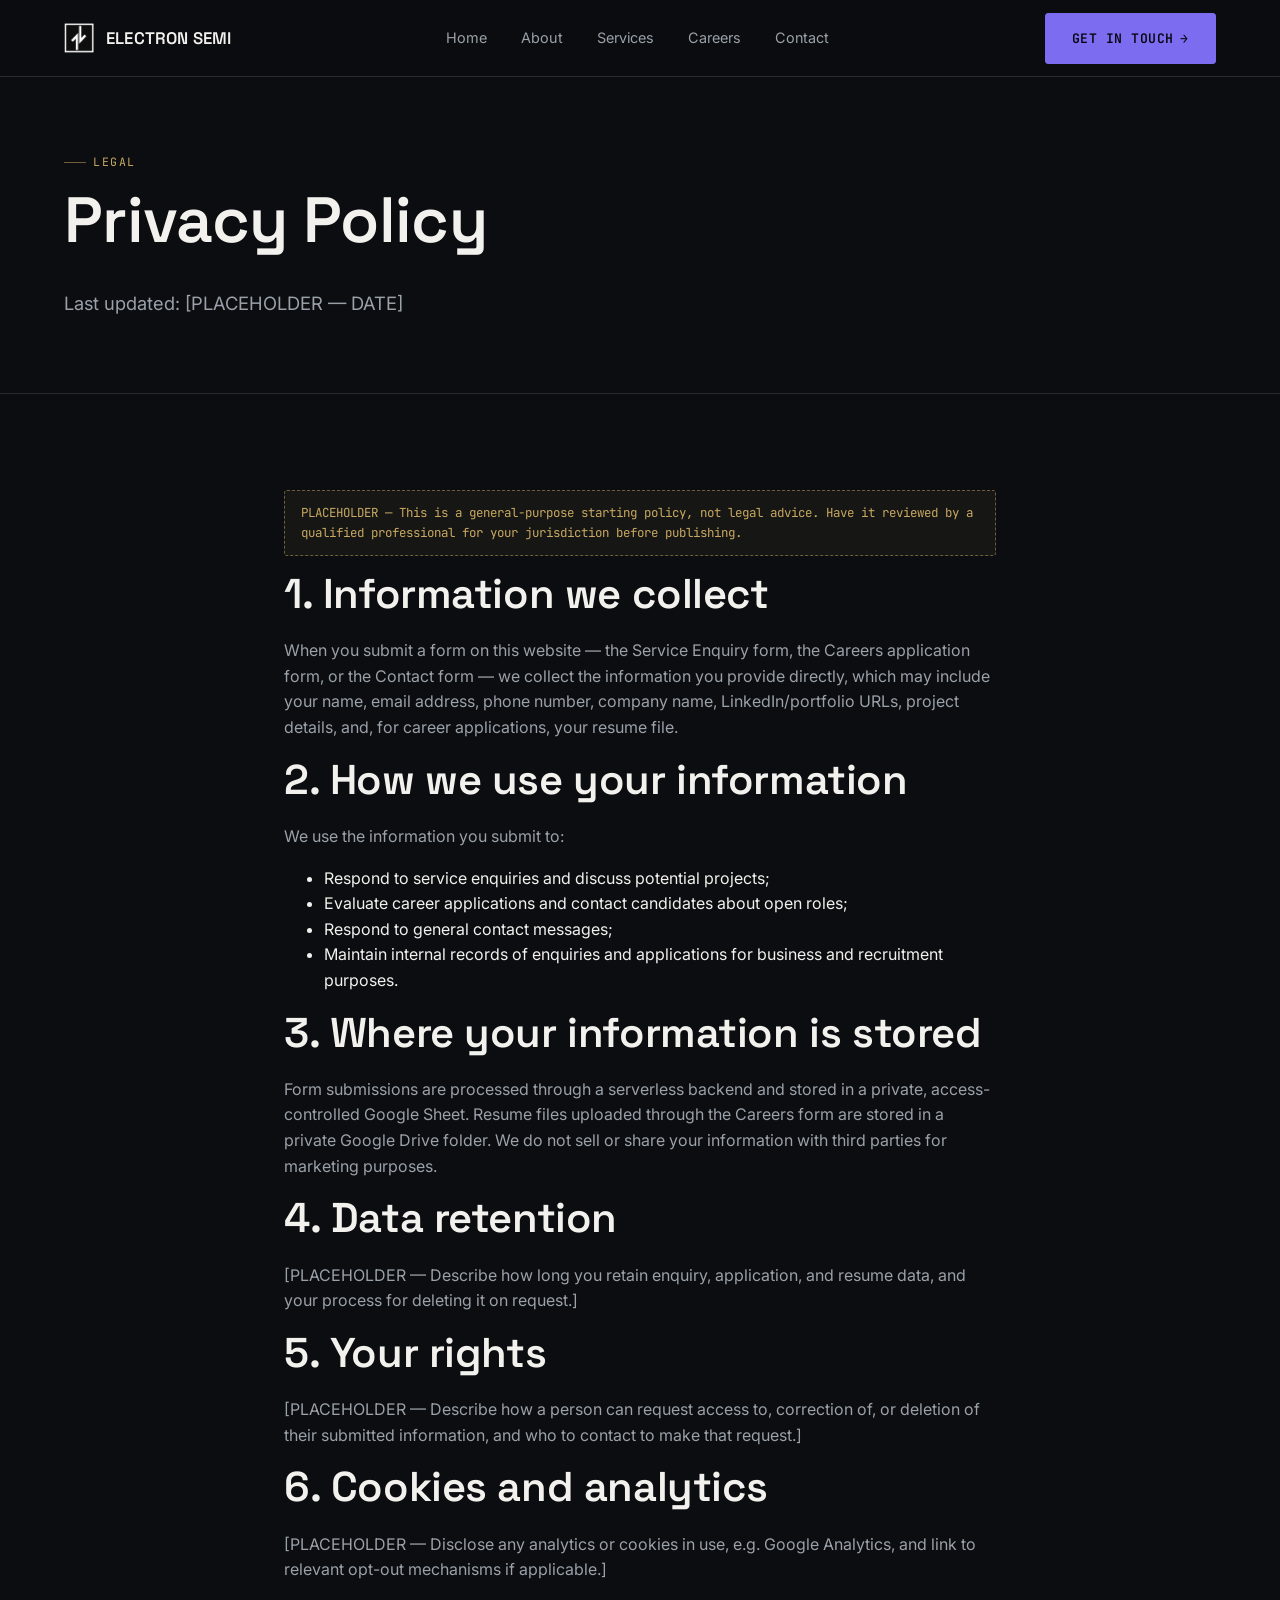
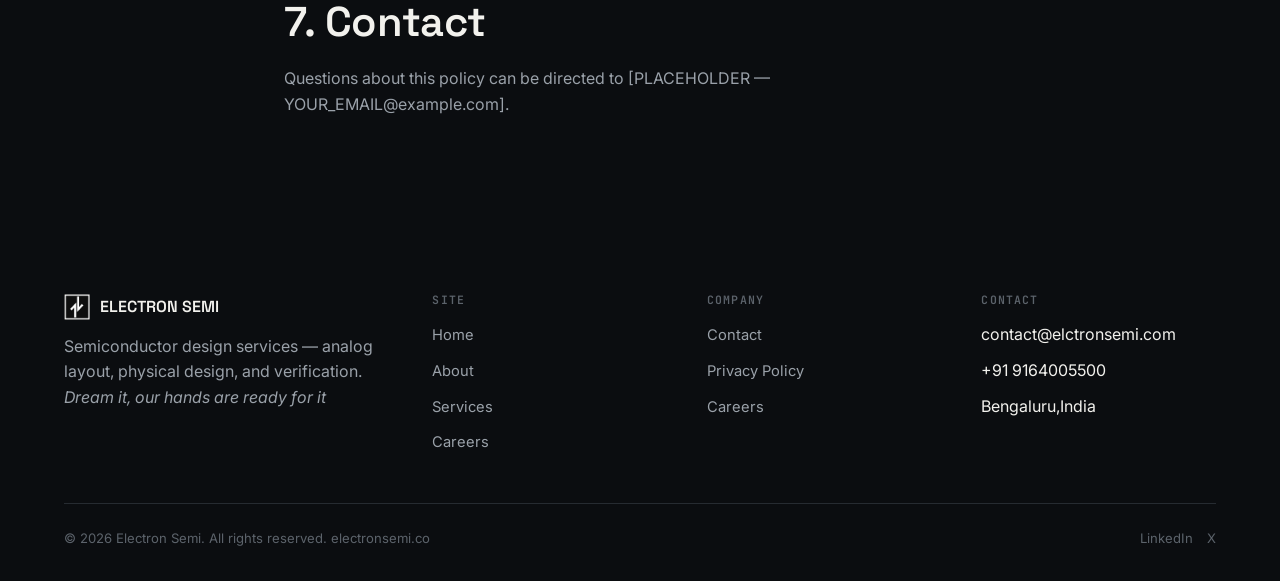
<file: privacy.html>
<!DOCTYPE html>
<html lang="en">
<head>
<meta charset="UTF-8">
<meta name="viewport" content="width=device-width, initial-scale=1.0">
<title>Privacy Policy — Electron Semi</title>
<meta name="description" content="Electron Semi privacy policy — how we collect and use information submitted through our website forms.">
<link rel="icon" href="assets/logo.jpeg">
<link rel="preconnect" href="https://fonts.googleapis.com">
<link href="https://fonts.googleapis.com/css2?family=Space+Grotesk:wght@500;600;700&family=Inter:wght@400;500;600&family=JetBrains+Mono:wght@400;500&display=swap" rel="stylesheet">
<link rel="stylesheet" href="css/style.css">
</head>
<body>
<a class="skip-link" href="#main">Skip to content</a>

<header class="nav">
  <div class="container">
    <a class="nav-brand" href="index.html">
      <img src="assets/logo.jpeg" alt="Electron Semi logo">
      <span>ELECTRON SEMI</span>
    </a>
    <nav aria-label="Primary">
      <ul class="nav-links">
        <li><a href="index.html">Home</a></li>
        <li><a href="about.html">About</a></li>
        <li><a href="services.html">Services</a></li>
        <li><a href="careers.html">Careers</a></li>
        <li><a href="contact.html">Contact</a></li>
      </ul>
    </nav>
    <div class="nav-cta">
      <a href="contact.html" class="btn btn-primary"><span class="long">Get in touch</span><span>→</span></a>
      <button class="nav-toggle" aria-label="Toggle menu" aria-expanded="false">☰</button>
    </div>
  </div>
</header>

<main id="main">
  <section class="page-hero">
    <div class="container">
      <div class="eyebrow">LEGAL</div>
      <h1>Privacy Policy</h1>
      <p class="lede">Last updated: [PLACEHOLDER — DATE]</p>
    </div>
  </section>

  <section class="section">
    <div class="container" style="max-width:760px">
      <div class="placeholder-note">
        PLACEHOLDER — This is a general-purpose starting policy, not legal advice. Have it reviewed by a qualified professional for your jurisdiction before publishing.
      </div>

      <h2>1. Information we collect</h2>
      <p>When you submit a form on this website — the Service Enquiry form, the Careers application form, or the Contact form — we collect the information you provide directly, which may include your name, email address, phone number, company name, LinkedIn/portfolio URLs, project details, and, for career applications, your resume file.</p>

      <h2>2. How we use your information</h2>
      <p>We use the information you submit to:</p>
      <ul>
        <li>Respond to service enquiries and discuss potential projects;</li>
        <li>Evaluate career applications and contact candidates about open roles;</li>
        <li>Respond to general contact messages;</li>
        <li>Maintain internal records of enquiries and applications for business and recruitment purposes.</li>
      </ul>

      <h2>3. Where your information is stored</h2>
      <p>Form submissions are processed through a serverless backend and stored in a private, access-controlled Google Sheet. Resume files uploaded through the Careers form are stored in a private Google Drive folder. We do not sell or share your information with third parties for marketing purposes.</p>

      <h2>4. Data retention</h2>
      <p>[PLACEHOLDER — Describe how long you retain enquiry, application, and resume data, and your process for deleting it on request.]</p>

      <h2>5. Your rights</h2>
      <p>[PLACEHOLDER — Describe how a person can request access to, correction of, or deletion of their submitted information, and who to contact to make that request.]</p>

      <h2>6. Cookies and analytics</h2>
      <p>[PLACEHOLDER — Disclose any analytics or cookies in use, e.g. Google Analytics, and link to relevant opt-out mechanisms if applicable.]</p>

      <h2>7. Contact</h2>
      <p>Questions about this policy can be directed to [PLACEHOLDER — YOUR_EMAIL@example.com].</p>
    </div>
  </section>
</main>

<footer class="footer">
  <div class="container">
    <div class="footer-grid">
      <div>
        <div class="footer-brand">
          <img src="assets/logo.jpeg" alt="Electron Semi logo">
          <span>ELECTRON SEMI</span>
        </div>
        <p style="max-width:32ch">Semiconductor design services — analog layout, physical design, and verification. <i>Dream it, our hands are ready for it</i></p>
      </div>
      <div>
        <h4>Site</h4>
        <ul class="footer-links">
          <li><a href="index.html">Home</a></li>
          <li><a href="about.html">About</a></li>
          <li><a href="services.html">Services</a></li>
          <li><a href="careers.html">Careers</a></li>
        </ul>
      </div>
      <div>
        <h4>Company</h4>
        <ul class="footer-links">
          <li><a href="contact.html">Contact</a></li>
          <li><a href="privacy.html">Privacy Policy</a></li>
          <li><a href="careers.html">Careers</a></li>
        </ul>
      </div>
      <div>
        <h4>Contact</h4>
        <ul class="footer-links">
          <li> contact@elctronsemi.com </li>
          <li> +91 9164005500 </li>
          <li> Bengaluru,India</li>
        </ul>
      </div>
    </div>
    <div class="footer-bottom">
      <span>© <span id="year"></span> Electron Semi. All rights reserved. electronsemi.co </span>
      <div class="social-row">
        <a href="#" aria-label="LinkedIn">LinkedIn</a>
        <a href="#" aria-label="Twitter / X">X</a>
      </div>
    </div>
  </div>
</footer>

<script src="js/script.js"></script>
<script>document.getElementById('year').textContent = new Date().getFullYear();</script>
</body>
</html>
</file>
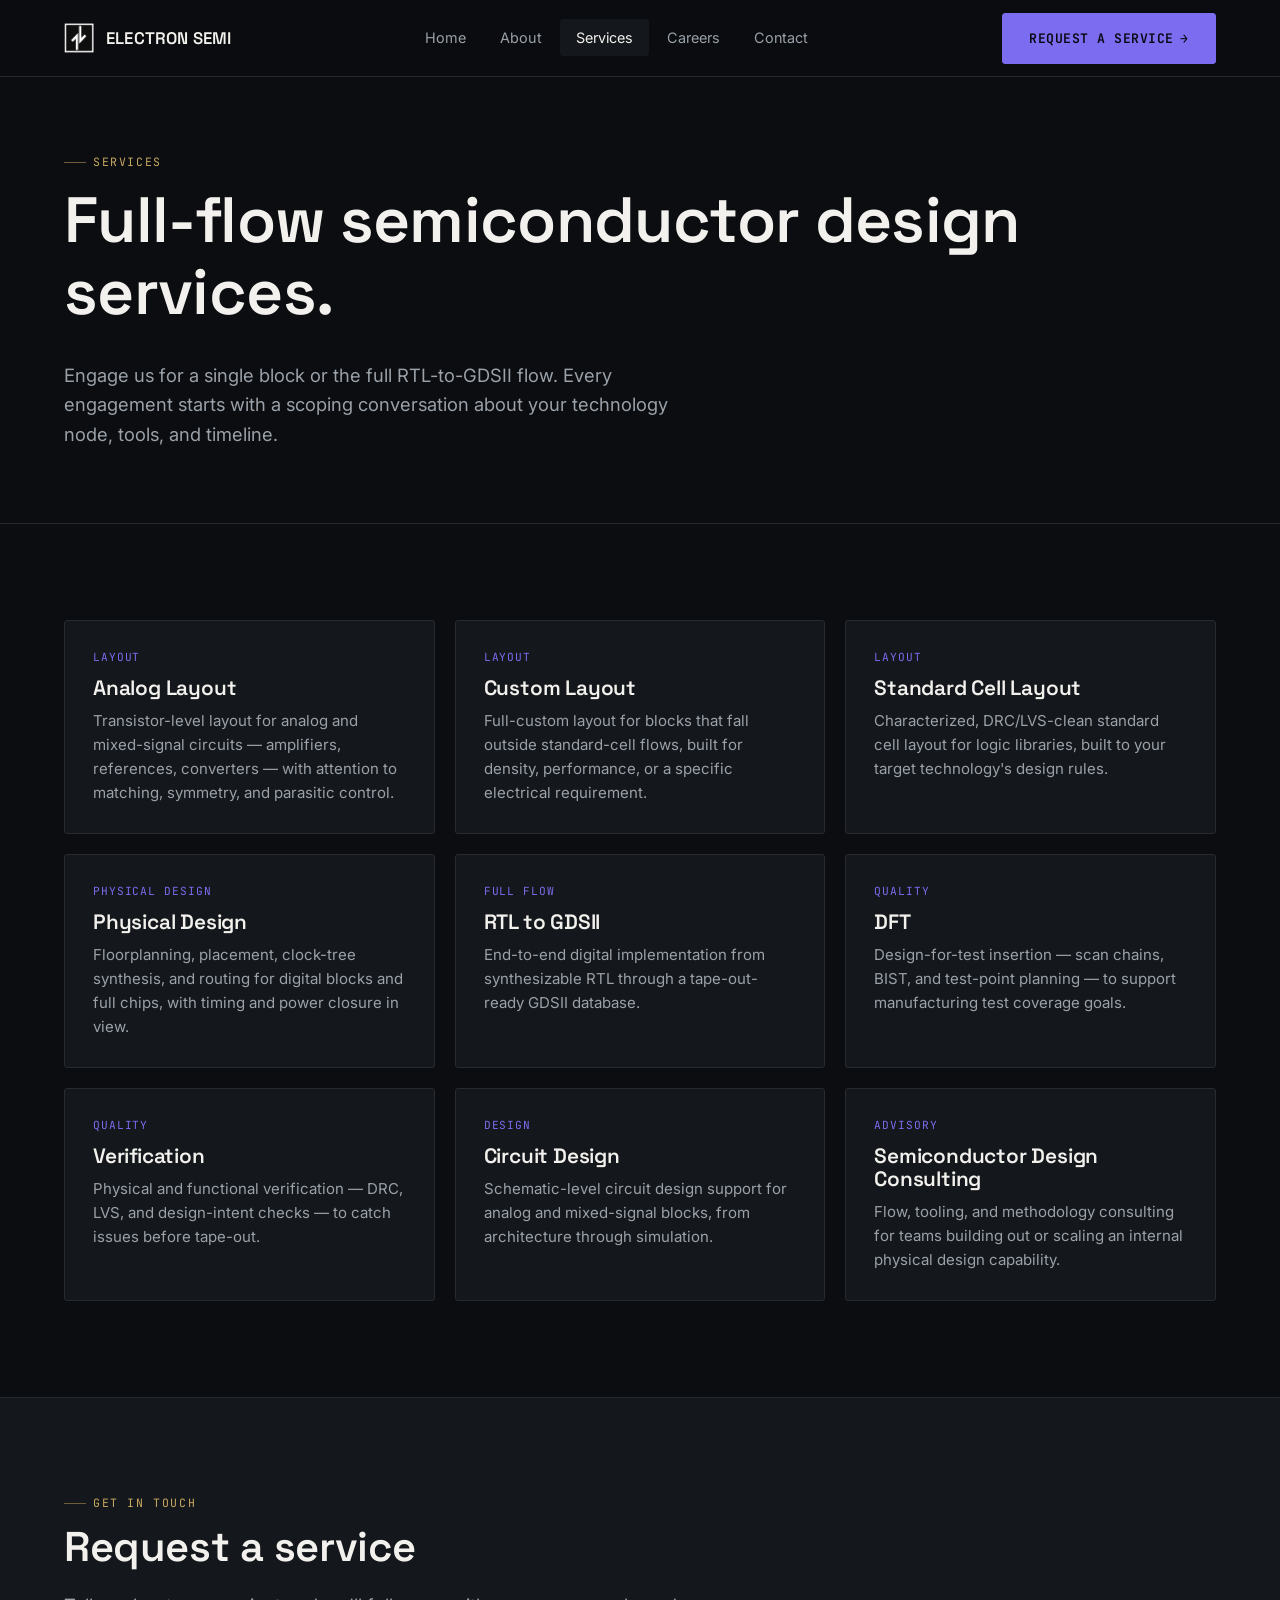
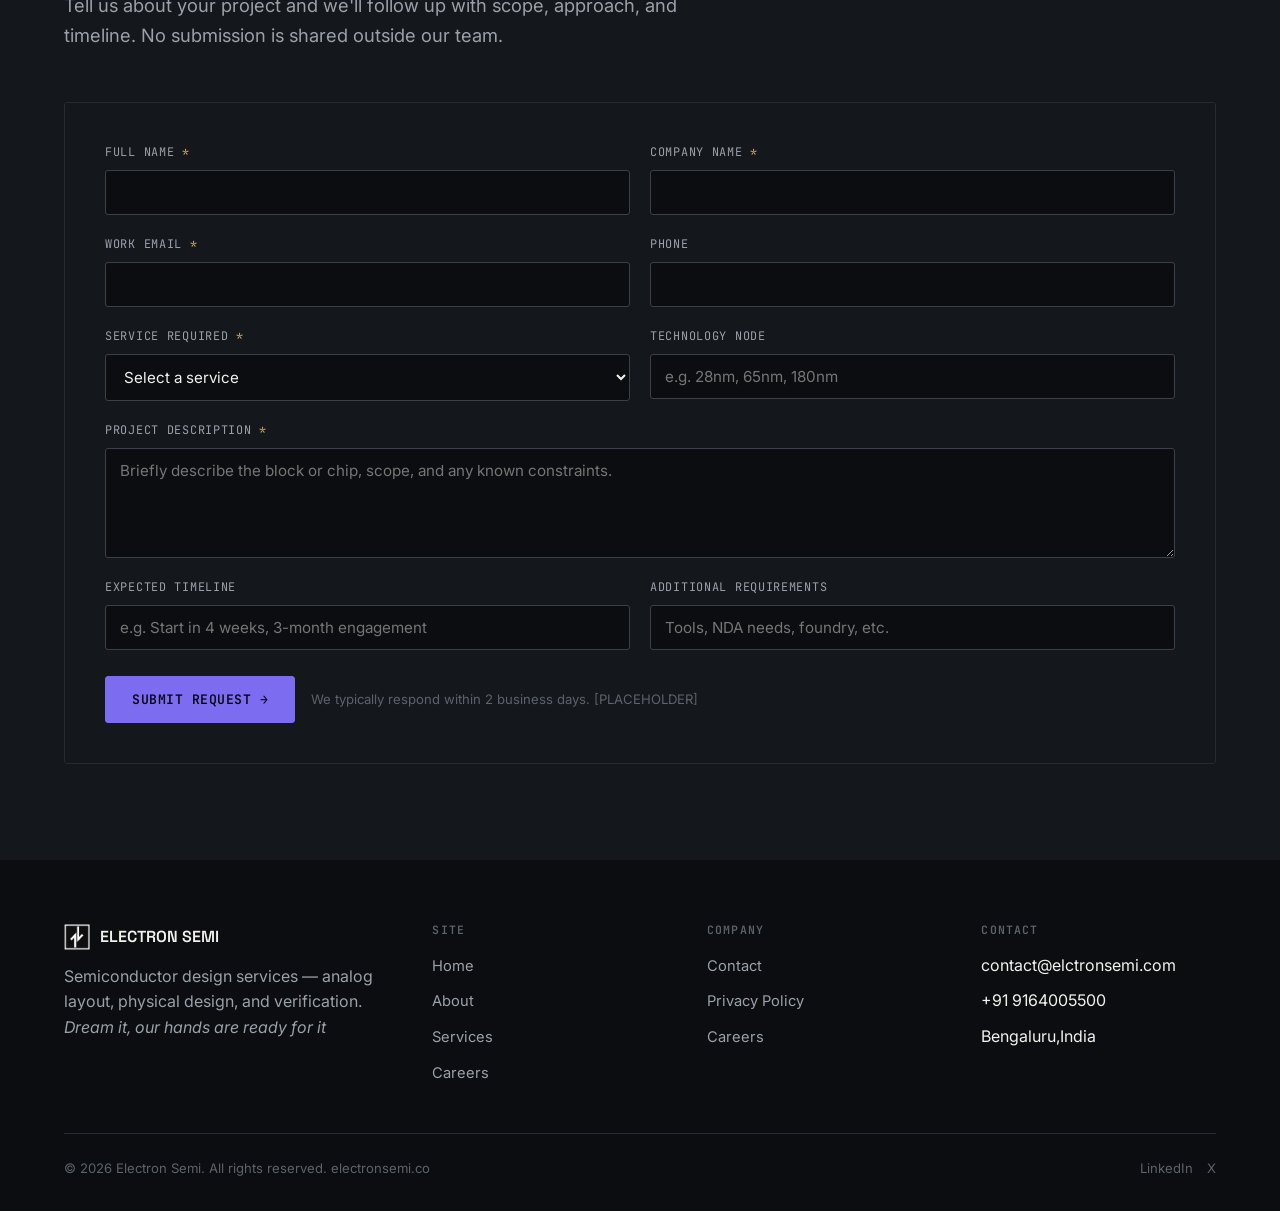
<file: services.html>
<!DOCTYPE html>
<html lang="en">
<head>
<meta charset="UTF-8">
<meta name="viewport" content="width=device-width, initial-scale=1.0">
<title>Services — Electron Semi</title>
<meta name="description" content="Semiconductor design services from Electron Semi: analog layout, physical design, RTL to GDSII, DFT, verification, and design consulting.">
<link rel="icon" href="assets/logo.jpeg">
<link rel="preconnect" href="https://fonts.googleapis.com">
<link href="https://fonts.googleapis.com/css2?family=Space+Grotesk:wght@500;600;700&family=Inter:wght@400;500;600&family=JetBrains+Mono:wght@400;500&display=swap" rel="stylesheet">
<link rel="stylesheet" href="css/style.css">
</head>
<body>
<a class="skip-link" href="#main">Skip to content</a>

<header class="nav">
  <div class="container">
    <a class="nav-brand" href="index.html">
      <img src="assets/logo.jpeg" alt="Electron Semi logo">
      <span>ELECTRON SEMI</span>
    </a>
    <nav aria-label="Primary">
      <ul class="nav-links">
        <li><a href="index.html">Home</a></li>
        <li><a href="about.html">About</a></li>
        <li><a href="services.html">Services</a></li>
        <li><a href="careers.html">Careers</a></li>
        <li><a href="contact.html">Contact</a></li>
      </ul>
    </nav>
    <div class="nav-cta">
      <a href="#enquiry" class="btn btn-primary"><span class="long">Request a service</span><span>→</span></a>
      <button class="nav-toggle" aria-label="Toggle menu" aria-expanded="false">☰</button>
    </div>
  </div>
</header>

<main id="main">

  <section class="page-hero">
    <div class="container">
      <div class="eyebrow">SERVICES</div>
      <h1>Full-flow semiconductor design services.</h1>
      <p class="lede">Engage us for a single block or the full RTL-to-GDSII flow. Every engagement starts with a scoping conversation about your technology node, tools, and timeline.</p>
    </div>
  </section>

  <section class="section">
    <div class="container">
      <div class="grid grid-3">

        <div class="card">
          <span class="tag">Layout</span>
          <h3>Analog Layout</h3>
          <p>Transistor-level layout for analog and mixed-signal circuits — amplifiers, references, converters — with attention to matching, symmetry, and parasitic control.</p>
        </div>

        <div class="card">
          <span class="tag">Layout</span>
          <h3>Custom Layout</h3>
          <p>Full-custom layout for blocks that fall outside standard-cell flows, built for density, performance, or a specific electrical requirement.</p>
        </div>

        <div class="card">
          <span class="tag">Layout</span>
          <h3>Standard Cell Layout</h3>
          <p>Characterized, DRC/LVS-clean standard cell layout for logic libraries, built to your target technology's design rules.</p>
        </div>

        <div class="card">
          <span class="tag">Physical Design</span>
          <h3>Physical Design</h3>
          <p>Floorplanning, placement, clock-tree synthesis, and routing for digital blocks and full chips, with timing and power closure in view.</p>
        </div>

        <div class="card">
          <span class="tag">Full Flow</span>
          <h3>RTL to GDSII</h3>
          <p>End-to-end digital implementation from synthesizable RTL through a tape-out-ready GDSII database.</p>
        </div>

        <div class="card">
          <span class="tag">Quality</span>
          <h3>DFT</h3>
          <p>Design-for-test insertion — scan chains, BIST, and test-point planning — to support manufacturing test coverage goals.</p>
        </div>

        <div class="card">
          <span class="tag">Quality</span>
          <h3>Verification</h3>
          <p>Physical and functional verification — DRC, LVS, and design-intent checks — to catch issues before tape-out.</p>
        </div>

        <div class="card">
          <span class="tag">Design</span>
          <h3>Circuit Design</h3>
          <p>Schematic-level circuit design support for analog and mixed-signal blocks, from architecture through simulation.</p>
        </div>

        <div class="card">
          <span class="tag">Advisory</span>
          <h3>Semiconductor Design Consulting</h3>
          <p>Flow, tooling, and methodology consulting for teams building out or scaling an internal physical design capability.</p>
        </div>

      </div>
    </div>
  </section>

  <!-- ============================= SERVICE ENQUIRY FORM ============================= -->
  <section class="section section--alt" id="enquiry">
    <div class="container">
      <div class="section-head">
        <div class="eyebrow">GET IN TOUCH</div>
        <h2>Request a service</h2>
        <p class="lede mt-0">Tell us about your project and we'll follow up with scope, approach, and timeline. No submission is shared outside our team.</p>
      </div>

      <div class="form-wrap">
        <form data-es-form="service" novalidate>
          <!-- Honeypot field — left empty by humans, filled in by bots -->
          <div class="hp-field" aria-hidden="true">
            <label for="svc-website">Leave this field empty</label>
            <input type="text" id="svc-website" name="website" tabindex="-1" autocomplete="off">
          </div>

          <div class="form-grid">
            <div class="field">
              <label for="svc-name">Full name <span class="req">*</span></label>
              <input type="text" id="svc-name" name="fullName" required autocomplete="name">
            </div>
            <div class="field">
              <label for="svc-company">Company name <span class="req">*</span></label>
              <input type="text" id="svc-company" name="companyName" required autocomplete="organization">
            </div>
            <div class="field">
              <label for="svc-email">Work email <span class="req">*</span></label>
              <input type="email" id="svc-email" name="workEmail" required autocomplete="email">
            </div>
            <div class="field">
              <label for="svc-phone">Phone</label>
              <input type="tel" id="svc-phone" name="phone" autocomplete="tel">
            </div>
            <div class="field">
              <label for="svc-service">Service required <span class="req">*</span></label>
              <select id="svc-service" name="serviceRequired" required>
                <option value="" disabled selected>Select a service</option>
                <option>Analog Layout</option>
                <option>Custom Layout</option>
                <option>Standard Cell Layout</option>
                <option>Physical Design</option>
                <option>RTL to GDSII</option>
                <option>DFT</option>
                <option>Verification</option>
                <option>Circuit Design</option>
                <option>Semiconductor Design Consulting</option>
                <option>Other / Not sure yet</option>
              </select>
            </div>
            <div class="field">
              <label for="svc-node">Technology node</label>
              <input type="text" id="svc-node" name="technologyNode" placeholder="e.g. 28nm, 65nm, 180nm">
            </div>
            <div class="field full">
              <label for="svc-desc">Project description <span class="req">*</span></label>
              <textarea id="svc-desc" name="projectDescription" required placeholder="Briefly describe the block or chip, scope, and any known constraints."></textarea>
            </div>
            <div class="field">
              <label for="svc-timeline">Expected timeline</label>
              <input type="text" id="svc-timeline" name="expectedTimeline" placeholder="e.g. Start in 4 weeks, 3-month engagement">
            </div>
            <div class="field">
              <label for="svc-req">Additional requirements</label>
              <input type="text" id="svc-req" name="additionalRequirements" placeholder="Tools, NDA needs, foundry, etc.">
            </div>
          </div>

          <div class="form-actions">
            <button type="submit" class="btn btn-primary">Submit request →</button>
            <span style="font-size:.82rem;color:var(--text-faint)">We typically respond within 2 business days. [PLACEHOLDER]</span>
          </div>
          <div class="form-msg" role="status" aria-live="polite"></div>
        </form>
      </div>
    </div>
  </section>

</main>

<footer class="footer">
  <div class="container">
    <div class="footer-grid">
      <div>
        <div class="footer-brand">
          <img src="assets/logo.jpeg" alt="Electron Semi logo">
          <span>ELECTRON SEMI</span>
        </div>
        <p style="max-width:32ch">Semiconductor design services — analog layout, physical design, and verification. <i>Dream it, our hands are ready for it</i></p>
      </div>
      <div>
        <h4>Site</h4>
        <ul class="footer-links">
          <li><a href="index.html">Home</a></li>
          <li><a href="about.html">About</a></li>
          <li><a href="services.html">Services</a></li>
          <li><a href="careers.html">Careers</a></li>
        </ul>
      </div>
      <div>
        <h4>Company</h4>
        <ul class="footer-links">
          <li><a href="contact.html">Contact</a></li>
          <li><a href="privacy.html">Privacy Policy</a></li>
          <li><a href="careers.html">Careers</a></li>
        </ul>
      </div>
      <div>
        <h4>Contact</h4>
        <ul class="footer-links">
          <li> contact@elctronsemi.com </li>
          <li> +91 9164005500 </li>
          <li> Bengaluru,India</li>
        </ul>
      </div>
    </div>
    <div class="footer-bottom">
      <span>© <span id="year"></span> Electron Semi. All rights reserved. electronsemi.co </span>
      <div class="social-row">
        <a href="#" aria-label="LinkedIn">LinkedIn</a>
        <a href="#" aria-label="Twitter / X">X</a>
      </div>
    </div>
  </div>
</footer>

<script src="js/script.js"></script>
<script>document.getElementById('year').textContent = new Date().getFullYear();</script>
</body>
</html>
</file>
<file: css/style.css>
/* ==========================================================================
   ELECTRON SEMI — Design tokens
   Palette: cleanroom graphite + lithography violet + bond-wire gold
   Type: Space Grotesk (display) / Inter (body) / JetBrains Mono (data)
   ========================================================================== */

:root{
  --bg:            #0B0D10;
  --bg-raised:     #14171B;
  --bg-raised-2:   #1A1E23;
  --border:        #262B31;
  --border-strong: #3A414A;
  --text:          #F2F1ED;
  --text-dim:      #9AA1A9;
  --text-faint:    #5C636B;
  --violet:        #7C6CF0;
  --violet-dim:    #4C4390;
  --gold:          #C9A961;
  --gold-dim:      #6E5E3C;
  --success:       #4CB782;
  --error:         #E0674C;

  --font-display: 'Space Grotesk', 'Arial Narrow', sans-serif;
  --font-body:    'Inter', -apple-system, BlinkMacSystemFont, sans-serif;
  --font-mono:    'JetBrains Mono', 'SFMono-Regular', Consolas, monospace;

  --container: 1200px;
  --radius: 3px;
}

*,*::before,*::after{ box-sizing:border-box; }
html{ scroll-behavior:smooth; }
@media (prefers-reduced-motion: reduce){
  html{ scroll-behavior:auto; }
  *,*::before,*::after{ animation-duration:0.001ms !important; animation-iteration-count:1 !important; transition-duration:0.001ms !important; }
}

body{
  margin:0;
  background:var(--bg);
  color:var(--text);
  font-family:var(--font-body);
  font-size:16px;
  line-height:1.6;
  -webkit-font-smoothing:antialiased;
}

img{ max-width:100%; display:block; }
a{ color:inherit; text-decoration:none; }

h1,h2,h3,h4{
  font-family:var(--font-display);
  font-weight:600;
  line-height:1.12;
  margin:0 0 .5em;
  letter-spacing:-0.01em;
}
h1{ font-size:clamp(2.4rem,5vw,4.2rem); }
h2{ font-size:clamp(1.8rem,3.4vw,2.6rem); }
h3{ font-size:1.3rem; }
p{ margin:0 0 1em; color:var(--text-dim); }

.container{
  max-width:var(--container);
  margin:0 auto;
  padding:0 24px;
}

.eyebrow{
  font-family:var(--font-mono);
  font-size:.72rem;
  letter-spacing:.14em;
  text-transform:uppercase;
  color:var(--gold);
  display:flex;
  align-items:center;
  gap:.6em;
  margin-bottom:1em;
}
.eyebrow::before{
  content:'';
  width:22px; height:1px;
  background:var(--gold-dim);
  display:inline-block;
}

.section{ padding:96px 0; border-bottom:1px solid var(--border); }
.section--tight{ padding:64px 0; }
.section--alt{ background:var(--bg-raised); }
.section:last-of-type{ border-bottom:none; }

.lede{ font-size:1.15rem; color:var(--text-dim); max-width:640px; }

/* ---------- Buttons ---------- */
.btn{
  display:inline-flex;
  align-items:center;
  gap:.5em;
  font-family:var(--font-mono);
  font-size:.82rem;
  letter-spacing:.04em;
  text-transform:uppercase;
  padding:14px 26px;
  border-radius:var(--radius);
  border:1px solid var(--border-strong);
  cursor:pointer;
  transition:border-color .18s ease, background .18s ease, transform .18s ease;
  background:transparent;
  color:var(--text);
}
.btn:hover{ border-color:var(--violet); transform:translateY(-1px); }
.btn:focus-visible{ outline:2px solid var(--violet); outline-offset:2px; }
.btn-primary{ background:var(--violet); border-color:var(--violet); color:#08070F; font-weight:600; }
.btn-primary:hover{ background:#8E80F5; border-color:#8E80F5; }
.btn-ghost{ border-color:var(--border); color:var(--text-dim); }
.btn-block{ width:100%; justify-content:center; }

/* ---------- Nav ---------- */
.nav{
  position:sticky; top:0; z-index:100;
  background:rgba(11,13,16,.86);
  backdrop-filter:blur(10px);
  border-bottom:1px solid var(--border);
}
.nav .container{
  display:flex; align-items:center; justify-content:space-between;
  height:76px;
}
.nav-brand{ display:flex; align-items:center; gap:12px; }
.nav-brand img{ height:30px; width:30px; }
.nav-brand span{
  font-family:var(--font-display); font-weight:600; font-size:1.05rem; letter-spacing:.01em;
}
.nav-links{ display:flex; align-items:center; gap:2px; list-style:none; margin:0; padding:0; }
.nav-links a{
  padding:10px 16px; font-size:.9rem; color:var(--text-dim);
  border-radius:var(--radius); transition:color .15s ease, background .15s ease;
}
.nav-links a:hover, .nav-links a.active{ color:var(--text); background:var(--bg-raised); }
.nav-links a:focus-visible{ outline:2px solid var(--violet); outline-offset:2px; }
.nav-cta{ display:flex; align-items:center; gap:10px; }
.nav-toggle{
  display:none; background:none; border:1px solid var(--border-strong); color:var(--text);
  width:42px; height:42px; border-radius:var(--radius); cursor:pointer;
  align-items:center; justify-content:center;
}

@media (max-width:900px){
  .nav-links{
    position:absolute; top:76px; left:0; right:0;
    flex-direction:column; align-items:stretch; gap:0;
    background:var(--bg); border-bottom:1px solid var(--border);
    padding:8px 24px 20px;
    display:none;
  }
  .nav-links.open{ display:flex; }
  .nav-links a{ padding:14px 4px; border-bottom:1px solid var(--border); border-radius:0; }
  .nav-toggle{ display:flex; }
  .nav-cta .btn span.long{ display:none; }
}

/* ---------- Hero (wafer-map signature) ---------- */
.hero{
  position:relative;
  padding:120px 0 100px;
  overflow:hidden;
  border-bottom:1px solid var(--border);
}
.wafer-grid{
  position:absolute; inset:0;
  background-image:
    linear-gradient(var(--border) 1px, transparent 1px),
    linear-gradient(90deg, var(--border) 1px, transparent 1px);
  background-size:44px 44px;
  opacity:.35;
  mask-image:radial-gradient(ellipse 70% 60% at 70% 30%, black 10%, transparent 75%);
  -webkit-mask-image:radial-gradient(ellipse 70% 60% at 70% 30%, black 10%, transparent 75%);
}
.hero .container{ position:relative; z-index:1; }
.hero-grid{ display:grid; grid-template-columns:1.2fr .8fr; gap:56px; align-items:start; }
.hero h1{ max-width:15ch; }
.hero-actions{ display:flex; gap:12px; margin-top:32px; flex-wrap:wrap; }

.spec-card{
  background:var(--bg-raised); border:1px solid var(--border); border-radius:var(--radius);
  padding:22px 22px 6px;
}
.spec-card .spec-row{
  display:flex; justify-content:space-between; gap:12px;
  padding:12px 0; border-top:1px solid var(--border);
  font-family:var(--font-mono); font-size:.82rem;
}
.spec-card .spec-row:first-child{ border-top:none; }
.spec-row .k{ color:var(--text-faint); }
.spec-row .v{ color:var(--gold); text-align:right; }

@media (max-width:900px){
  .hero-grid{ grid-template-columns:1fr; }
}

/* ---------- Cards / grids ---------- */
.grid{ display:grid; gap:20px; }
.grid-3{ grid-template-columns:repeat(3,1fr); }
.grid-2{ grid-template-columns:repeat(2,1fr); }
@media (max-width:900px){ .grid-3,.grid-2{ grid-template-columns:1fr; } }

.card{
  background:var(--bg-raised);
  border:1px solid var(--border);
  border-radius:var(--radius);
  padding:28px;
  transition:border-color .18s ease, transform .18s ease;
}
.card:hover{ border-color:var(--border-strong); transform:translateY(-2px); }
.card .tag{
  font-family:var(--font-mono); font-size:.7rem; color:var(--violet);
  letter-spacing:.08em; text-transform:uppercase; display:block; margin-bottom:10px;
}
.card h3{ margin-bottom:.4em; }
.card p{ margin-bottom:0; font-size:.94rem; }

.divider{ height:1px; background:var(--border); border:none; margin:0; }

/* ---------- Section header ---------- */
.section-head{ max-width:680px; margin-bottom:52px; }

/* ---------- Stats row ---------- */
.stat-row{ display:flex; flex-wrap:wrap; gap:40px; margin-top:12px; }
.stat{ font-family:var(--font-mono); }
.stat .n{ font-size:1.8rem; color:var(--text); display:block; }
.stat .l{ font-size:.72rem; color:var(--text-faint); text-transform:uppercase; letter-spacing:.08em; }

/* ---------- Placeholder note ---------- */
.placeholder-note{
  border:1px dashed var(--gold-dim);
  background:rgba(201,169,97,.06);
  color:var(--gold);
  font-family:var(--font-mono);
  font-size:.78rem;
  padding:12px 16px;
  border-radius:var(--radius);
  margin-bottom:1.2em;
}

/* ---------- Forms ---------- */
.form-wrap{
  background:var(--bg-raised); border:1px solid var(--border);
  border-radius:var(--radius); padding:40px;
}
.form-grid{ display:grid; grid-template-columns:1fr 1fr; gap:20px; }
.form-grid .full{ grid-column:1/-1; }
@media (max-width:700px){ .form-grid{ grid-template-columns:1fr; } }

.field{ display:flex; flex-direction:column; gap:8px; }
.field label{
  font-family:var(--font-mono); font-size:.74rem; color:var(--text-dim);
  text-transform:uppercase; letter-spacing:.06em;
}
.field label .req{ color:var(--gold); }
.field input, .field select, .field textarea{
  background:var(--bg); border:1px solid var(--border-strong); color:var(--text);
  padding:12px 14px; border-radius:var(--radius); font-family:var(--font-body); font-size:.95rem;
  width:100%;
}
.field textarea{ resize:vertical; min-height:110px; }
.field input:focus, .field select:focus, .field textarea:focus{
  outline:none; border-color:var(--violet); box-shadow:0 0 0 3px rgba(124,108,240,.18);
}
.field small{ color:var(--text-faint); font-size:.76rem; }

.hp-field{ position:absolute; left:-9999px; top:-9999px; }

.form-msg{
  margin-top:18px; padding:14px 16px; border-radius:var(--radius);
  font-family:var(--font-mono); font-size:.85rem; display:none;
}
.form-msg.show{ display:block; }
.form-msg.success{ background:rgba(76,183,130,.1); border:1px solid var(--success); color:var(--success); }
.form-msg.error{ background:rgba(224,103,76,.1); border:1px solid var(--error); color:var(--error); }
.form-msg.pending{ background:rgba(154,161,169,.1); border:1px solid var(--text-faint); color:var(--text-dim); }

.form-actions{ margin-top:26px; display:flex; align-items:center; gap:16px; flex-wrap:wrap; }

/* ---------- CTA band ---------- */
.cta-band{
  background:linear-gradient(135deg, var(--bg-raised), var(--bg-raised-2));
  border-top:1px solid var(--border); border-bottom:1px solid var(--border);
  padding:80px 0; text-align:center;
}
.cta-band h2{ max-width:20ch; margin:0 auto .3em; }
.cta-band .lede{ margin:0 auto 32px; }

/* ---------- Footer ---------- */
.footer{ padding:64px 0 32px; }
.footer-grid{ display:grid; grid-template-columns:1.4fr 1fr 1fr 1fr; gap:40px; margin-bottom:48px; }
@media (max-width:900px){ .footer-grid{ grid-template-columns:1fr 1fr; } }
.footer h4{
  font-family:var(--font-mono); font-size:.72rem; letter-spacing:.1em; text-transform:uppercase;
  color:var(--text-faint); margin-bottom:16px;
}
.footer-links{ list-style:none; margin:0; padding:0; display:flex; flex-direction:column; gap:10px; }
.footer-links a{ color:var(--text-dim); font-size:.92rem; }
.footer-links a:hover{ color:var(--violet); }
.footer-brand{ display:flex; align-items:center; gap:10px; margin-bottom:14px; }
.footer-brand img{ height:26px; width:26px; }
.footer-brand span{ font-family:var(--font-display); font-weight:600; }
.footer-bottom{
  border-top:1px solid var(--border); padding-top:24px;
  display:flex; justify-content:space-between; flex-wrap:wrap; gap:12px;
  font-size:.82rem; color:var(--text-faint);
}
.social-row{ display:flex; gap:14px; }
.social-row a{ color:var(--text-faint); }
.social-row a:hover{ color:var(--violet); }

/* ---------- Utility ---------- */
.mt-0{ margin-top:0; }
.text-center{ text-align:center; }
.mono{ font-family:var(--font-mono); }
.skip-link{
  position:absolute; left:-9999px; top:0; background:var(--violet); color:#08070F;
  padding:10px 16px; z-index:1000;
}
.skip-link:focus{ left:16px; top:16px; }

/* ---------- Page hero (secondary pages) ---------- */
.page-hero{ padding:76px 0 56px; border-bottom:1px solid var(--border); }
.page-hero .eyebrow{ margin-bottom:14px; }
.page-hero p{ max-width:640px; }

/* ---------- List rows (careers) ---------- */
.role-list{ border-top:1px solid var(--border); }
.role-row{
  display:flex; justify-content:space-between; align-items:center; gap:20px;
  padding:24px 0; border-bottom:1px solid var(--border);
}
.role-row .meta{ display:flex; gap:18px; margin-top:6px; flex-wrap:wrap; }
.role-row .meta span{
  font-family:var(--font-mono); font-size:.74rem; color:var(--text-faint);
  text-transform:uppercase; letter-spacing:.05em;
}
.role-row .btn{ flex-shrink:0; }
@media (max-width:640px){ .role-row{ flex-direction:column; align-items:flex-start; } }

/* ---------- Contact info blocks ---------- */
.contact-info{ display:flex; flex-direction:column; gap:24px; }
.contact-info .item{ display:flex; gap:14px; }
.contact-info .icon{
  width:38px; height:38px; border:1px solid var(--border-strong); border-radius:var(--radius);
  display:flex; align-items:center; justify-content:center; flex-shrink:0; color:var(--violet);
}
.contact-info h4{ margin:0 0 2px; font-family:var(--font-body); font-weight:600; font-size:.95rem; color:var(--text); }
.contact-info p{ margin:0; font-size:.9rem; }
</file>
